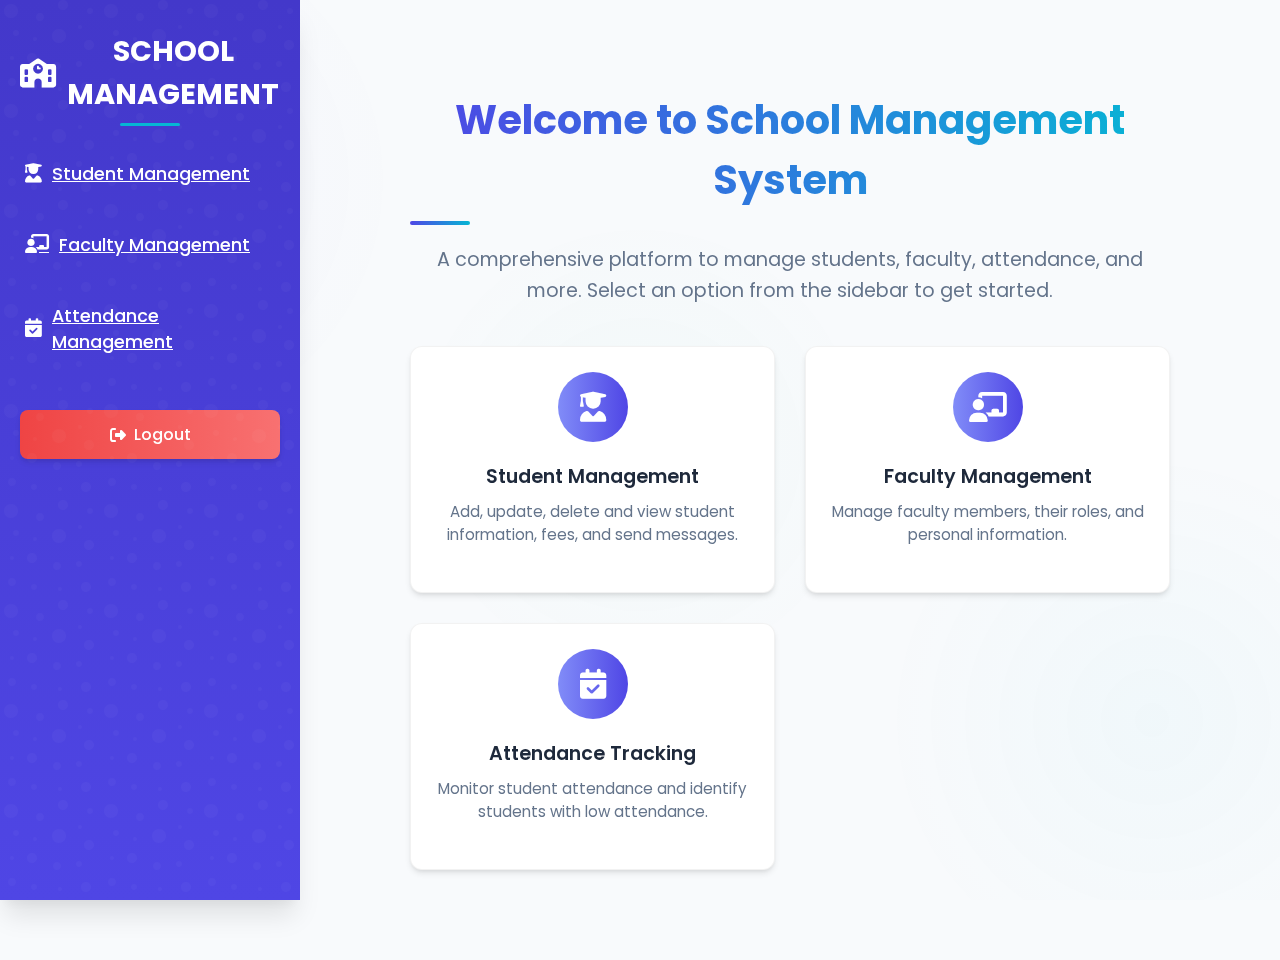
<file: Admin.html>
<!DOCTYPE html>
<html lang="en">
<head>
    <meta charset="UTF-8">
    <meta name="viewport" content="width=device-width, initial-scale=1.0">
    <title>School Management System</title>
    <link href="https://fonts.googleapis.com/css2?family=Poppins:wght@300;400;500;600;700&display=swap" rel="stylesheet">
    <link rel="stylesheet" href="https://cdnjs.cloudflare.com/ajax/libs/font-awesome/6.4.0/css/all.min.css">
    <style>
        /* Root Variables */
        :root {
            --primary: #4f46e5;
            --primary-light: #818cf8;
            --primary-dark: #4338ca;
            --secondary: #06b6d4;
            --secondary-light: #22d3ee;
            --secondary-dark: #0891b2;
            --success: #10b981;
            --success-light: #34d399;
            --danger: #ef4444;
            --danger-light: #f87171;
            --warning: #f59e0b;
            --info: #3b82f6;
            --dark: #1e293b;
            --light: #f8fafc;
            --gray: #64748b;
            --gray-light: #e2e8f0;
            --white: #ffffff;
            --shadow-sm: 0 1px 2px 0 rgba(0, 0, 0, 0.05);
            --shadow: 0 4px 6px -1px rgba(0, 0, 0, 0.1), 0 2px 4px -1px rgba(0, 0, 0, 0.06);
            --shadow-md: 0 10px 15px -3px rgba(0, 0, 0, 0.1), 0 4px 6px -2px rgba(0, 0, 0, 0.05);
            --shadow-lg: 0 20px 25px -5px rgba(0, 0, 0, 0.1), 0 10px 10px -5px rgba(0, 0, 0, 0.04);
            --transition-speed: 0.3s;
            --font-family: 'Poppins', sans-serif;
            --border-radius: 12px;
        }

        /* Global Reset */
        * {
            margin: 0;
            padding: 0;
            box-sizing: border-box;
        }

        /* Body Layout Fix */
        body {
            font-family: var(--font-family);
            display: flex;
            min-height: 100vh;
            background-color: var(--light);
            color: var(--dark);
            transition: background-color var(--transition-speed);
            position: relative;
            overflow-x: hidden;
        }

        /* Background animation */
        body::before {
            content: '';
            position: fixed;
            top: 0;
            left: 0;
            width: 100%;
            height: 100%;
            background:
                    radial-gradient(circle at 10% 20%, rgba(79, 70, 229, 0.03) 0%, transparent 20%),
                    radial-gradient(circle at 90% 80%, rgba(6, 182, 212, 0.03) 0%, transparent 20%),
                    radial-gradient(circle at 50% 50%, rgba(16, 185, 129, 0.03) 0%, transparent 30%);
            z-index: -1;
            animation: gradientShift 15s ease infinite alternate;
        }

        @keyframes gradientShift {
            0% {
                background-position: 0% 0%;
            }
            100% {
                background-position: 100% 100%;
            }
        }

        /* Sidebar Fix */
        .sidebar {
            width: 300px;
            position: fixed;
            height: 100vh;
            background: linear-gradient(180deg, var(--primary-dark), var(--primary));
            padding: 30px 0;
            box-shadow: var(--shadow-lg);
            transition: all 0.4s cubic-bezier(0.4, 0, 0.2, 1);
            z-index: 100;
            overflow-y: auto;
            overflow-x: hidden;
        }

        .sidebar::before {
            content: '';
            position: absolute;
            top: 0;
            left: 0;
            width: 100%;
            height: 100%;
            background: url("data:image/svg+xml,%3Csvg width='100' height='100' viewBox='0 0 100 100' xmlns='http://www.w3.org/2000/svg'%3E%3Cpath d='M11 18c3.866 0 7-3.134 7-7s-3.134-7-7-7-7 3.134-7 7 3.134 7 7 7zm48 25c3.866 0 7-3.134 7-7s-3.134-7-7-7-7 3.134-7 7 3.134 7 7 7zm-43-7c1.657 0 3-1.343 3-3s-1.343-3-3-3-3 1.343-3 3 1.343 3 3 3zm63 31c1.657 0 3-1.343 3-3s-1.343-3-3-3-3 1.343-3 3 1.343 3 3 3zM34 90c1.657 0 3-1.343 3-3s-1.343-3-3-3-3 1.343-3 3 1.343 3 3 3zm56-76c1.657 0 3-1.343 3-3s-1.343-3-3-3-3 1.343-3 3 1.343 3 3 3zM12 86c2.21 0 4-1.79 4-4s-1.79-4-4-4-4 1.79-4 4 1.79 4 4 4zm28-65c2.21 0 4-1.79 4-4s-1.79-4-4-4-4 1.79-4 4 1.79 4 4 4zm23-11c2.76 0 5-2.24 5-5s-2.24-5-5-5-5 2.24-5 5 2.24 5 5 5zm-6 60c2.21 0 4-1.79 4-4s-1.79-4-4-4-4 1.79-4 4 1.79 4 4 4zm29 22c2.76 0 5-2.24 5-5s-2.24-5-5-5-5 2.24-5 5 2.24 5 5 5zM32 63c2.76 0 5-2.24 5-5s-2.24-5-5-5-5 2.24-5 5 2.24 5 5 5zm57-13c2.76 0 5-2.24 5-5s-2.24-5-5-5-5 2.24-5 5 2.24 5 5 5zm-9-21c1.105 0 2-.895 2-2s-.895-2-2-2-2 .895-2 2 .895 2 2 2zM60 91c1.105 0 2-.895 2-2s-.895-2-2-2-2 .895-2 2 .895 2 2 2zM35 41c1.105 0 2-.895 2-2s-.895-2-2-2-2 .895-2 2 .895 2 2 2zM12 60c1.105 0 2-.895 2-2s-.895-2-2-2-2 .895-2 2 .895 2 2 2z' fill='%23ffffff' fill-opacity='0.05' fill-rule='evenodd'/%3E%3C/svg%3E");
            opacity: 0.5;
        }

        .sidebar h1 {
            text-align: center;
            margin-bottom: 30px;
            font-size: 1.8rem;
            font-weight: 700;
            color: white;
            text-transform: uppercase;
            padding: 0 20px;
            position: relative;
            display: flex;
            align-items: center;
            justify-content: center;
            gap: 10px;
        }

        .sidebar h1::after {
            content: "";
            position: absolute;
            bottom: -10px;
            left: 50%;
            transform: translateX(-50%);
            width: 60px;
            height: 3px;
            background: var(--secondary);
            border-radius: 3px;
        }

        /* Sidebar Links */
        .sidebar ul {
            list-style-type: none;
            padding: 0;
        }

        .sidebar .dropbtn {
            background: transparent;
            color: white;
            padding: 15px 25px;
            margin-bottom: 15px;
            border: none;
            width: 100%;
            font-size: 1.1rem;
            font-weight: 500;
            text-align: left;
            cursor: pointer;
            transition: all 0.3s ease;
            display: flex;
            align-items: center;
            gap: 10px;
            position: relative;
            overflow: hidden;
        }

        .sidebar .dropbtn i {
            font-size: 1.2rem;
            transition: transform 0.3s ease;
        }

        .sidebar .dropbtn::before {
            content: "";
            position: absolute;
            top: 0;
            left: -100%;
            width: 100%;
            height: 100%;
            background: linear-gradient(90deg, transparent, rgba(255, 255, 255, 0.1), transparent);
            transition: all 0.5s ease;
        }

        .sidebar .dropbtn:hover::before {
            left: 100%;
        }

        .sidebar .dropbtn:hover {
            background: rgba(255, 255, 255, 0.1);
            transform: translateX(5px);
        }

        .sidebar .dropbtn:hover i {
            transform: scale(1.2);
        }

        /* Dropdown Content */
        .sidebar .dropdown-content {
            display: none;
            background-color: rgba(0, 0, 0, 0.1);
            padding: 10px 15px;
            margin-left: 20px;
            margin-right: 20px;
            border-radius: var(--border-radius);
            box-shadow: inset 0 2px 5px rgba(0, 0, 0, 0.1);
            animation: fadeIn 0.3s ease-in-out;
        }

        .sidebar .dropdown-content button {
            color: white;
            padding: 12px 16px;
            text-decoration: none;
            width: 100%;
            background: transparent;
            cursor: pointer;
            border: none;
            border-radius: 8px;
            transition: all 0.3s ease;
            margin-bottom: 8px;
            font-size: 0.95rem;
            text-align: left;
            display: flex;
            align-items: center;
            gap: 8px;
        }

        .sidebar .dropdown-content button i {
            font-size: 1rem;
            opacity: 0.8;
        }

        .sidebar .dropdown-content button:hover {
            background: var(--secondary);
            transform: translateX(5px);
        }

        .sidebar .dropdown-content button:last-child {
            margin-bottom: 0;
        }

        .sidebar .dropdown:hover .dropdown-content {
            display: block;
        }

        /* Content Area */
        #contentSpace {
            flex-grow: 1;
            padding: 40px;
            margin-left: 300px;
            transition: all 0.4s cubic-bezier(0.4, 0, 0.2, 1);
            max-width: calc(100% - 300px);
        }

        h1 {
            font-size: 2.2rem;
            font-weight: 700;
            text-align: center;
            margin-bottom: 30px;
            color: var(--primary);
            position: relative;
            padding-bottom: 15px;
            display: inline-block;
        }

        h1::after {
            content: "";
            position: absolute;
            bottom: 0;
            left: 0;
            width: 60px;
            height: 4px;
            background: linear-gradient(to right, var(--primary), var(--secondary));
            border-radius: 2px;
            transition: width 0.4s ease;
        }

        h1:hover::after {
            width: 100%;
        }

        p {
            font-size: 1.1rem;
            color: var(--gray);
            line-height: 1.6;
            margin-bottom: 20px;
        }

        /* Form Styling */
        form {
            background: var(--white);
            padding: 30px;
            border-radius: var(--border-radius);
            box-shadow: var(--shadow);
            max-width: 700px;
            margin: 30px auto;
            transition: all 0.4s cubic-bezier(0.4, 0, 0.2, 1);
            border: 1px solid rgba(0, 0, 0, 0.05);
        }

        form:hover {
            transform: translateY(-5px);
            box-shadow: var(--shadow-md);
        }

        form h2 {
            margin-bottom: 25px;
            font-size: 1.8rem;
            color: var(--primary);
            position: relative;
            padding-bottom: 10px;
        }

        form h2::after {
            content: "";
            position: absolute;
            bottom: 0;
            left: 0;
            width: 40px;
            height: 3px;
            background: linear-gradient(to right, var(--primary), var(--secondary));
            border-radius: 2px;
            transition: width 0.3s ease;
        }

        form h2:hover::after {
            width: 100px;
        }

        label {
            display: block;
            margin-bottom: 8px;
            font-weight: 500;
            color: var(--dark);
        }

        input,
        select {
            width: 100%;
            padding: 12px 15px;
            margin-bottom: 20px;
            border: 1px solid var(--gray-light);
            border-radius: 8px;
            font-size: 1rem;
            transition: all 0.3s ease;
            background-color: var(--light);
            color: var(--dark);
            font-family: var(--font-family);
        }

        input:focus,
        select:focus {
            border-color: var(--primary);
            outline: none;
            box-shadow: 0 0 0 3px rgba(79, 70, 229, 0.2);
        }

        .error-message {
            color: var(--danger);
            font-size: 0.9rem;
            margin-top: -15px;
            margin-bottom: 15px;
        }

        /* Buttons */
        button {
            display: inline-block;
            padding: 12px 20px;
            background: linear-gradient(to right, var(--primary), var(--primary-dark));
            color: white;
            border: none;
            border-radius: 8px;
            cursor: pointer;
            transition: all 0.3s ease;
            font-size: 1rem;
            font-weight: 500;
            box-shadow: var(--shadow);
            font-family: var(--font-family);
        }

        button:hover {
            background: linear-gradient(to right, var(--primary-dark), var(--primary));
            transform: translateY(-2px);
            box-shadow: var(--shadow-md);
        }

        button:active {
            transform: translateY(0);
        }

        /* Auth Buttons */
        .auth-buttons {
            display: flex;
            justify-content: center;
            margin-top: 40px;
            padding: 0 20px;
        }

        .logout-btn {
            width: 100%;
            padding: 12px 20px;
            background: linear-gradient(to right, var(--danger), var(--danger-light));
            border-radius: 8px;
            display: flex;
            align-items: center;
            justify-content: center;
            gap: 8px;
            font-weight: 500;
        }

        .logout-btn:hover {
            background: linear-gradient(to right, var(--danger-light), var(--danger));
        }

        /* Table Styling */
        table {
            width: 100%;
            border-collapse: collapse;
            background: var(--white);
            border-radius: var(--border-radius);
            box-shadow: var(--shadow);
            overflow: hidden;
            margin-top: 30px;
            animation: fadeIn 0.5s ease-in-out;
        }

        th,
        td {
            padding: 15px;
            text-align: left;
            border-bottom: 1px solid var(--gray-light);
        }

        th {
            background: linear-gradient(to right, var(--primary), var(--primary-dark));
            color: white;
            font-weight: 600;
            text-transform: uppercase;
            letter-spacing: 0.5px;
            font-size: 0.9rem;
        }

        tr {
            transition: all 0.3s ease;
        }

        tr:hover {
            background: rgba(79, 70, 229, 0.05);
            transform: translateY(-2px);
            box-shadow: var(--shadow-sm);
        }

        /* Modal */
        .modal {
            display: none;
            position: fixed;
            z-index: 1000;
            left: 0;
            top: 0;
            width: 100%;
            height: 100%;
            background: rgba(0, 0, 0, 0.5);
            animation: fadeIn 0.3s ease-in-out;
            backdrop-filter: blur(5px);
        }

        .modal-content {
            background: var(--white);
            padding: 30px;
            margin: 10% auto;
            width: 80%;
            max-width: 700px;
            border-radius: var(--border-radius);
            box-shadow: var(--shadow-lg);
            animation: slideIn 0.4s ease-in-out;
            position: relative;
        }

        /* Close Button */
        .close {
            position: absolute;
            top: 20px;
            right: 20px;
            color: var(--gray);
            font-size: 28px;
            font-weight: bold;
            cursor: pointer;
            transition: all 0.3s ease;
            width: 30px;
            height: 30px;
            display: flex;
            align-items: center;
            justify-content: center;
            border-radius: 50%;
        }

        .close:hover {
            color: var(--dark);
            background-color: var(--gray-light);
        }

        /* Fee Details Styling */
        #feeDetails {
            margin-top: 30px;
            animation: fadeIn 0.5s ease-in-out;
        }

        #feeTable {
            width: 100%;
            border-collapse: collapse;
            margin: 20px auto;
            background: var(--white);
            box-shadow: var(--shadow);
            border-radius: var(--border-radius);
            overflow: hidden;
            animation: slideIn 0.4s ease-in-out;
        }

        #feeTable th,
        #feeTable td {
            padding: 16px;
            text-align: center;
            border-bottom: 1px solid var(--gray-light);
            font-family: var(--font-family);
            transition: background-color 0.3s ease;
        }

        #feeTable tbody tr:hover {
            background-color: rgba(79, 70, 229, 0.05);
            cursor: pointer;
            transform: translateY(-2px);
            box-shadow: var(--shadow-sm);
        }

        #feeTable thead {
            background: linear-gradient(to right, var(--primary), var(--primary-dark));
            color: white;
            font-size: 1rem;
            text-transform: uppercase;
            letter-spacing: 0.5px;
        }

        .pagination {
            display: flex;
            justify-content: center;
            align-items: center;
            gap: 15px;
            margin-top: 20px;
        }

        .pagination button {
            padding: 10px 20px;
            background: linear-gradient(to right, var(--primary), var(--primary-dark));
            border: none;
            border-radius: 8px;
            color: white;
            font-weight: 500;
            cursor: pointer;
            transition: all 0.3s ease;
            display: flex;
            align-items: center;
            gap: 8px;
        }

        .pagination button:disabled {
            background: var(--gray-light);
            color: var(--gray);
            cursor: not-allowed;
            box-shadow: none;
        }

        .pagination button:hover:not(:disabled) {
            background: linear-gradient(to right, var(--primary-dark), var(--primary));
            transform: translateY(-2px);
            box-shadow: var(--shadow-md);
        }

        #pageInfo {
            font-size: 1rem;
            font-weight: 500;
            color: var(--dark);
        }

        /* Faculty Details Styling */
        #facultyDetails table {
            font-family: var(--font-family);
            border: 1px solid var(--gray-light);
            border-radius: var(--border-radius);
            overflow: hidden;
            box-shadow: var(--shadow);
            width: 100%;
        }

        #facultyDetails th, #facultyDetails td {
            text-align: left;
            padding: 15px;
            border-bottom: 1px solid var(--gray-light);
        }

        #facultyDetails th {
            background-color: var(--primary-light);
            color: white;
            width: 200px;
            font-weight: 500;
        }

        #facultyDetails tr:hover {
            background-color: rgba(79, 70, 229, 0.05);
        }

        /* Message Area Container */
        .message-area {
            display: flex;
            flex-direction: column;
            gap: 20px;
            background: var(--white);
            padding: 30px;
            border-radius: var(--border-radius);
            box-shadow: var(--shadow);
            animation: fadeInUp 0.6s ease-in-out;
            transition: all var(--transition-speed);
            margin-top: 30px;
            border: 1px solid rgba(0, 0, 0, 0.05);
        }

        .message-area:hover {
            transform: translateY(-5px);
            box-shadow: var(--shadow-md);
        }

        /* Textarea Box */
        .message-box {
            width: 100%;
            min-height: 150px;
            resize: vertical;
            padding: 15px;
            font-size: 1rem;
            border-radius: 8px;
            border: 1px solid var(--gray-light);
            outline: none;
            transition: all 0.3s ease;
            box-shadow: inset 0 1px 3px rgba(0, 0, 0, 0.05);
            font-family: var(--font-family);
        }

        .message-box:focus {
            border-color: var(--primary);
            box-shadow: 0 0 0 3px rgba(79, 70, 229, 0.2);
        }

        /* Send Button */
        .send-button {
            align-self: flex-end;
            background: linear-gradient(to right, var(--primary), var(--secondary));
            color: white;
            font-weight: 500;
            padding: 12px 24px;
            border: none;
            border-radius: 8px;
            cursor: pointer;
            transition: all 0.3s ease;
            box-shadow: var(--shadow);
            display: flex;
            align-items: center;
            gap: 8px;
        }

        .send-button:hover {
            transform: translateY(-2px);
            box-shadow: var(--shadow-md);
            background: linear-gradient(to right, var(--secondary), var(--primary));
        }

        /* Toast Container */
        .toast-container {
            position: fixed;
            top: 20px;
            right: 20px;
            z-index: 9999;
            display: flex;
            flex-direction: column;
            gap: 12px;
            max-width: 350px;
        }

        .toast-message {
            opacity: 0;
            transform: translateX(100%);
            transition: all 0.3s ease;
            padding: 15px 20px;
            border-radius: 8px;
            color: white;
            box-shadow: var(--shadow-md);
            display: flex;
            justify-content: space-between;
            align-items: center;
            font-family: var(--font-family);
            animation: slideInRight 0.3s forwards;
        }

        .toast-message.show {
            opacity: 1;
            transform: translateX(0);
        }

        .toast-message .close-btn {
            margin-left: 15px;
            cursor: pointer;
            font-weight: bold;
            opacity: 0.8;
            transition: opacity 0.3s ease;
        }

        .toast-message .close-btn:hover {
            opacity: 1;
        }

        .toast-message.info {
            background: linear-gradient(to right, var(--info), #60a5fa);
        }

        .toast-message.success {
            background: linear-gradient(to right, var(--success), var(--success-light));
        }

        .toast-message.error {
            background: linear-gradient(to right, var(--danger), var(--danger-light));
        }

        .toast-message.warning {
            background: linear-gradient(to right, var(--warning), #fbbf24);
        }

        /* Card Styling */
        .card {
            background: var(--white);
            border-radius: var(--border-radius);
            box-shadow: var(--shadow);
            padding: 25px;
            margin-bottom: 30px;
            transition: all 0.3s ease;
            border: 1px solid rgba(0, 0, 0, 0.05);
        }

        .card:hover {
            transform: translateY(-5px);
            box-shadow: var(--shadow-md);
        }

        .card-header {
            display: flex;
            justify-content: space-between;
            align-items: center;
            margin-bottom: 20px;
            padding-bottom: 15px;
            border-bottom: 1px solid var(--gray-light);
        }

        .card-title {
            font-size: 1.5rem;
            font-weight: 600;
            color: var(--primary);
        }

        /* Welcome Section */
        .welcome-section {
            text-align: center;
            padding: 50px 20px;
            max-width: 800px;
            margin: 0 auto;
            animation: fadeInUp 0.8s ease-out;
        }

        .welcome-title {
            font-size: 2.5rem;
            font-weight: 700;
            margin-bottom: 20px;
            background: linear-gradient(to right, var(--primary), var(--secondary));
            -webkit-background-clip: text;
            background-clip: text;
            color: transparent;
            display: inline-block;
        }

        .welcome-subtitle {
            font-size: 1.2rem;
            color: var(--gray);
            margin-bottom: 40px;
            line-height: 1.6;
        }

        .welcome-cards {
            display: grid;
            grid-template-columns: repeat(auto-fit, minmax(250px, 1fr));
            gap: 30px;
            margin-top: 40px;
        }

        .welcome-card {
            background: var(--white);
            border-radius: var(--border-radius);
            box-shadow: var(--shadow);
            padding: 25px;
            transition: all 0.3s ease;
            border: 1px solid rgba(0, 0, 0, 0.05);
            display: flex;
            flex-direction: column;
            align-items: center;
            text-align: center;
        }

        .welcome-card:hover {
            transform: translateY(-10px);
            box-shadow: var(--shadow-md);
        }

        .welcome-card-icon {
            width: 70px;
            height: 70px;
            border-radius: 50%;
            background: linear-gradient(to right, var(--primary-light), var(--primary));
            display: flex;
            align-items: center;
            justify-content: center;
            margin-bottom: 20px;
            color: white;
            font-size: 30px;
        }

        .welcome-card-title {
            font-size: 1.2rem;
            font-weight: 600;
            margin-bottom: 10px;
            color: var(--dark);
        }

        .welcome-card-text {
            color: var(--gray);
            font-size: 0.95rem;
            line-height: 1.5;
        }

        /* Mobile Menu Toggle */
        .mobile-menu-toggle {
            display: none;
            position: fixed;
            top: 20px;
            left: 20px;
            z-index: 1001;
            background: var(--primary);
            color: white;
            border: none;
            border-radius: 8px;
            width: 45px;
            height: 45px;
            cursor: pointer;
            box-shadow: var(--shadow);
            align-items: center;
            justify-content: center;
            font-size: 1.2rem;
        }

        /* Animations */
        @keyframes fadeIn {
            from { opacity: 0; }
            to { opacity: 1; }
        }

        @keyframes fadeInUp {
            from {
                opacity: 0;
                transform: translateY(30px);
            }
            to {
                opacity: 1;
                transform: translateY(0);
            }
        }

        @keyframes slideIn {
            from {
                transform: translateY(-60px);
                opacity: 0;
            }
            to {
                transform: translateY(0);
                opacity: 1;
            }
        }

        @keyframes slideInRight {
            from {
                transform: translateX(100%);
                opacity: 0;
            }
            to {
                transform: translateX(0);
                opacity: 1;
            }
        }

        @keyframes slideOutRight {
            from {
                transform: translateX(0);
                opacity: 1;
            }
            to {
                transform: translateX(100%);
                opacity: 0;
            }
        }

        @keyframes pulse {
            0% {
                transform: scale(1);
            }
            50% {
                transform: scale(1.05);
            }
            100% {
                transform: scale(1);
            }
        }

        /* Responsive Adjustments */
        @media (max-width: 1200px) {
            .sidebar {
                width: 280px;
            }
            #contentSpace {
                margin-left: 280px;
                max-width: calc(100% - 280px);
            }
        }

        @media (max-width: 992px) {
            .sidebar {
                width: 250px;
            }
            #contentSpace {
                margin-left: 250px;
                max-width: calc(100% - 250px);
                padding: 30px;
            }
            form {
                padding: 25px;
            }
        }

        @media (max-width: 768px) {
            .mobile-menu-toggle {
                display: flex;
            }

            .sidebar {
                transform: translateX(-100%);
                width: 280px;
                z-index: 1000;
            }

            .sidebar.active {
                transform: translateX(0);
            }

            #contentSpace {
                margin-left: 0;
                max-width: 100%;
                padding: 20px;
                padding-top: 80px;
            }

            .welcome-cards {
                grid-template-columns: 1fr;
            }

            h1 {
                font-size: 1.8rem;
            }

            form {
                padding: 20px;
            }

            .auth-buttons {
                margin-top: 20px;
            }
        }

        @media (max-width: 480px) {
            #contentSpace {
                padding: 15px;
                padding-top: 70px;
            }

            h1 {
                font-size: 1.5rem;
            }

            form {
                padding: 15px;
            }

            input, select, button {
                font-size: 0.95rem;
                padding: 10px 15px;
            }

            .toast-container {
                max-width: 300px;
            }

            .pagination {
                flex-wrap: wrap;
            }
        }

        .sidebar .dropdown {
            position: relative;
        }

        .sidebar .dropdown-content {
            display: none;
            position: relative;
            margin-top: 5px;
            margin-left: 20px;
            z-index: 10;
        }

        .sidebar .dropdown:hover .dropdown-content {
            display: block;
        }
    </style>
</head>
<body>
<!-- Mobile menu toggle button -->
<button class="mobile-menu-toggle" id="mobileMenuToggle">
    <i class="fas fa-bars"></i>
</button>

<div class="sidebar" id="sidebar">
    <h1><i class="fas fa-school"></i> School Management</h1>
    <ul>
        <li class="dropdown">
            <a href="#" class="dropbtn"><i class="fas fa-user-graduate"></i> Student Management</a>
            <div class="dropdown-content">
                <button onclick="renderAddStudentForm()"><i class="fas fa-plus"></i> Add Student</button>
                <button onclick="renderUpdateStudentForm()"><i class="fas fa-edit"></i> Update Student</button>
                <button onclick="renderDeleteStudentForm()"><i class="fas fa-trash-alt"></i> Delete Student</button>
                <button onclick="getSpecificStudent()"><i class="fas fa-search"></i> Get Specific Student</button>
                <button onclick="renderGetSpecificFee()"><i class="fas fa-money-bill-wave"></i> Get Fees Detail</button>
                <button onclick="setupSendMessageUI()"><i class="fas fa-envelope"></i> Send Message</button>
            </div>
        </li>
        <li class="dropdown">
            <a href="#" class="dropbtn"><i class="fas fa-chalkboard-teacher"></i> Faculty Management</a>
            <div class="dropdown-content">
                <button onclick="renderAddFacultyForm()"><i class="fas fa-plus"></i> Add Faculty</button>
                <button onclick="renderUpdateFacultyForm()"><i class="fas fa-edit"></i> Update Faculty</button>
                <button onclick="renderDeleteFacultyForm()"><i class="fas fa-trash-alt"></i> Delete Faculty</button>
                <button onclick="getSpecificFaculty()"><i class="fas fa-search"></i> Get Faculty</button>
            </div>
        </li>
        <li class="dropdown">
            <a href="#" class="dropbtn"><i class="fas fa-calendar-check"></i> Attendance Management</a>
            <div class="dropdown-content">
                <button onclick="renderGetSpecificAttendance()"><i class="fas fa-clipboard-list"></i> Get Attendance of Student</button>
                <button onclick="getLowAttendanceStudents()"><i class="fas fa-exclamation-triangle"></i> Get Students with Low Attendance</button>
            </div>
        </li>
    </ul>
    <div class="auth-buttons">
        <button onclick="logout()" class="logout-btn"><i class="fas fa-sign-out-alt"></i> Logout</button>
    </div>
</div>

<div id="contentSpace">
    <div class="welcome-section">
        <h1 class="welcome-title">Welcome to School Management System</h1>
        <p class="welcome-subtitle">A comprehensive platform to manage students, faculty, attendance, and more. Select an option from the sidebar to get started.</p>

        <div class="welcome-cards">
            <div class="welcome-card">
                <div class="welcome-card-icon">
                    <i class="fas fa-user-graduate"></i>
                </div>
                <h3 class="welcome-card-title">Student Management</h3>
                <p class="welcome-card-text">Add, update, delete and view student information, fees, and send messages.</p>
            </div>

            <div class="welcome-card">
                <div class="welcome-card-icon">
                    <i class="fas fa-chalkboard-teacher"></i>
                </div>
                <h3 class="welcome-card-title">Faculty Management</h3>
                <p class="welcome-card-text">Manage faculty members, their roles, and personal information.</p>
            </div>

            <div class="welcome-card">
                <div class="welcome-card-icon">
                    <i class="fas fa-calendar-check"></i>
                </div>
                <h3 class="welcome-card-title">Attendance Tracking</h3>
                <p class="welcome-card-text">Monitor student attendance and identify students with low attendance.</p>
            </div>
        </div>
    </div>
</div>

<div id="modal" class="modal">
    <div class="modal-content">
        <span class="close">&times;</span>
        <div id="modalBody"></div>
    </div>
</div>

<script>
    // Mobile menu toggle
    document.getElementById("mobileMenuToggle").addEventListener("click", function() {
        document.getElementById("sidebar").classList.toggle("active");
        this.innerHTML = document.getElementById("sidebar").classList.contains("active")
            ? '<i class="fas fa-times"></i>'
            : '<i class="fas fa-bars"></i>';
    });

    // Utility Functions
    const apiCall = async (url, method, data = null) => {
        const token = sessionStorage.getItem("jwtToken");
        if(!token){
            displayMessage("No user logged in. Please login first.", "error");
            setTimeout(() => {
                window.location.href = "/index.html";
            }, 2000);
        }
        else{
            const headers = {
                "Content-Type": "application/json",
                "Authorization": `Bearer ${token}`
            };
            const options = {
                method,
                headers,
                ...(data && { body: JSON.stringify(data) })
            };
            try {
                const response = await fetch(url, options);

                if (!response.ok) {
                    throw new Error(await response.text());
                }
                return method === 'DELETE' ? response.text() : response.json();
            } catch (error) {
                throw error;
            }
        }
    };

    const showError = (elementId, message) => {
        const errorElement = document.getElementById(elementId);
        if (errorElement) {
            errorElement.textContent = message;
        }
    };

    const clearErrors = () => {
        document.querySelectorAll(".error-message").forEach(element => {
            element.textContent = "";
        });
    };

    const validateInput = (value, regex, errorElementId, errorMessage) => {
        if (!regex.test(value)) {
            showError(errorElementId, errorMessage);
            return false;
        }
        return true;
    };

    const displayMessage = (message, type = "info") => {
        // Create toast container if not exists
        let toastContainer = document.querySelector(".toast-container");
        if (!toastContainer) {
            toastContainer = document.createElement("div");
            toastContainer.className = "toast-container";
            document.body.appendChild(toastContainer);
        }

        // Create the message div
        const messageDiv = document.createElement("div");
        messageDiv.className = `toast-message ${type}`;

        // Add icon based on type
        let icon = '';
        if (type === 'success') {
            icon = '<i class="fas fa-check-circle"></i>';
        } else if (type === 'error') {
            icon = '<i class="fas fa-exclamation-circle"></i>';
        } else if (type === 'warning') {
            icon = '<i class="fas fa-exclamation-triangle"></i>';
        } else {
            icon = '<i class="fas fa-info-circle"></i>';
        }

        messageDiv.innerHTML = `<span>${icon} ${message}</span><span class="close-btn">&times;</span>`;

        // Close button handler
        messageDiv.querySelector(".close-btn").addEventListener("click", () => {
            messageDiv.style.animation = "slideOutRight 0.3s forwards";
            setTimeout(() => messageDiv.remove(), 300);
        });

        // Append and animate
        toastContainer.appendChild(messageDiv);
        setTimeout(() => messageDiv.classList.add("show"), 100);

        // Auto-remove after 5s
        setTimeout(() => {
            messageDiv.style.animation = "slideOutRight 0.3s forwards";
            setTimeout(() => messageDiv.remove(), 300);
        }, 5000);
    };

    function clearForm(formId) {
        const form = document.getElementById(formId);
        if (form) {
            form.reset(); // Reset all input fields
        }
    }

    // Student Management Functions
    function renderAddStudentForm() {
        const contentSpace = document.getElementById("contentSpace");
        contentSpace.innerHTML = `
        <h1>Add Student</h1>
        <form id="addStudentForm">
            <div class="form-group">
                <label for="rollNo">Roll No (4 digits):</label>
                <input type="text" id="rollNo" name="rollNo" maxlength="4" required>
                <div id="rollNoError" class="error-message"></div>
            </div>

            <div class="form-group">
                <label for="username">Username:</label>
                <input type="text" id="username" name="username" required>
                <div id="usernameError" class="error-message"></div>
            </div>

            <div class="form-group">
                <label for="password">Password (8 characters):</label>
                <input type="password" id="password" name="password" minlength="8" required>
                <div id="passwordError" class="error-message"></div>
            </div>

            <div class="form-group">
                <label for="name">Name:</label>
                <input type="text" id="name" name="name" required>
                <div id="nameError" class="error-message"></div>
            </div>

            <div class="form-group">
                <label for="fatherName">Father's Name:</label>
                <input type="text" id="fatherName" name="fatherName" required>
                <div id="fatherNameError" class="error-message"></div>
            </div>

            <div class="form-group">
                <label for="caste">Caste:</label>
                <input type="text" id="caste" name="caste" required>
                <div id="casteError" class="error-message"></div>
            </div>

            <div class="form-group">
                <label for="className">Class:</label>
                <select id="className" name="className" required>
                    <option value="">Select</option>
                    <option value="-1">Nursery</option>
                    <option value="0">KG</option>
                    <option value="1">1</option>
                    <option value="2">2</option>
                    <option value="3">3</option>
                    <option value="4">4</option>
                    <option value="5">5</option>
                    <option value="6">6</option>
                    <option value="7">7</option>
                    <option value="8">8</option>
                </select>
            </div>

            <div class="form-group">
                <label for="email">Email:</label>
                <input type="text" id="email" name="email" required>
                <div id="emailError" class="error-message"></div>
            </div>

            <div class="form-group">
                <label for="permanentAddress">Permanent Address:</label>
                <input type="text" id="permanentAddress" name="permanentAddress" required>
            </div>

            <div class="form-group">
                <label for="temporaryAddress">Temporary Address:</label>
                <input type="text" id="tempAddress" name="tempAddress" required>
            </div>

            <div class="form-group">
                <label for="parentMobile">Parent's Mobile Number:</label>
                <input type="text" id="parentMobileNum" name="parentMobileNum" maxlength="11" required>
                <div id="parentMobileError" class="error-message"></div>
            </div>

            <div class="form-group">
                <label for="currentDate">Current Date:</label>
                <input type="date" id="currentDate" name="currentDate" required>
            </div>

            <button type="submit"><i class="fas fa-save"></i> Submit</button>
        </form>
    `;

        document.getElementById("addStudentForm").addEventListener("submit", handleStudentFormSubmit);
    }

    async function handleStudentFormSubmit(event) {
        event.preventDefault();
        clearErrors();

        const formData = new FormData(event.target);
        const studentData = Object.fromEntries(formData.entries());
        studentData.role = "USER";

        let isValid = true;
        isValid &= validateInput(studentData.rollNo, /^\d{4}$/, "rollNoError", "Roll number should be 4 digits.");
        isValid &= validateInput(studentData.name, /^[a-zA-Z\s]+$/, "nameError", "Name should contain only characters.");
        isValid &= validateInput(studentData.fatherName, /^[a-zA-Z\s]+$/, "fatherNameError", "Father's name should contain only characters.");
        isValid &= validateInput(studentData.caste, /^[a-zA-Z\s]+$/, "casteError", "Caste should contain only characters.");
        isValid &= validateInput(studentData.password, /.{8,}/, "passwordError", "Password must be at least 8 characters.");
        isValid &= validateInput(studentData.parentMobileNum, /^\d{11}$/, "parentMobileError", "Parent's mobile should be 11 digits.");
        isValid &= validateInput(studentData.username,/^[a-zA-Z][a-zA-Z0-9._]*@ahus\.edu\.pk$/, "usernameError","Username Should be like this ex: hola0101@ahus.edu.pk");
        isValid &= validateInput(studentData.email,/^[a-zA-Z0-9._%+-]+@gmail\.com$/, "emailError","Email Should be like this ex: hola0101@gmail.com");

        if (studentData.className ==="Nursery"){
            studentData.className="-1";
        }
        else if(studentData.className==="KG"){
            studentData.className="0";
        }

        if (isValid) {
            try {
                const response = await apiCall("https://abuhananurbanschool-production.up.railway.app/admin/createStudent", "POST", studentData);
                displayMessage(response.message, "success");
                clearForm("addStudentForm");
            } catch (error) {
                displayMessage(error.message, "error");
            }
        }
    }

    async function renderUpdateStudentForm() {
        const contentSpace = document.getElementById("contentSpace");
        contentSpace.innerHTML = `
        <h1>Update Student</h1>
        <form id="updateStudentForm" class="card">
            <div class="form-group">
                <label for="rollNo">Roll Number:</label>
                <input type="text" id="rollNo" maxlength="4" name="rollNo" placeholder="Enter Roll Number" required>
                <button type="button" id="fetchStudentBtn"><i class="fas fa-search"></i> Fetch Student</button>
            </div>
        </form>
    `;

        document.getElementById("fetchStudentBtn").addEventListener("click", async function () {
            const rollNo = document.getElementById("rollNo").value.trim();
            if (!/^\d{4}$/.test(rollNo)) {
                displayMessage("Please enter a valid 4-digit Roll Number", "error");
                return;
            }

            try {
                const response = await apiCall(`https://abuhananurbanschool-production.up.railway.app/admin/${rollNo}/getStudentById`, "GET");
                const studentData = response.data;
                renderStudentUpdateForm(studentData);
                if (response.error === "Resource Not Found" && response.message) {
                    renderStudentUpdateForm(response.message);
                } else if (studentData) {
                    renderStudentUpdateForm(studentData);
                } else if (response.message) {
                    renderStudentUpdateForm(response.message); // Handle other potential messages
                } else {
                    renderStudentUpdateForm("Error: Could not retrieve student details."); // Fallback message
                }

            } catch (error) {
                displayMessage(error.message, "error");
            }
        });
    }

    function renderStudentUpdateForm(studentData) {
        const form = document.getElementById("updateStudentForm");
        form.innerHTML = ''; // Clear any previous content

        if (typeof studentData === 'string' && studentData.includes("Doesn't Exist")) {
            // Render the specific "Doesn't Exist" error message
            form.innerHTML = `
            <div class="card" style="background-color: #fee2e2; border-left: 4px solid #ef4444; padding: 20px;">
                <div style="display: flex; align-items: center; gap: 15px;">
                    <i class="fas fa-exclamation-circle" style="font-size: 24px; color: #ef4444;"></i>
                    <p style="font-weight: 500; color: #b91c1c;">${studentData}</p>
                </div>
            </div>
        `;
        } else if (studentData && typeof studentData === 'object' && studentData.rollNo !== undefined) {
            // Determine the class name for the select input
            let classNameValue = studentData.className;
            let selectedClassName;

            if (classNameValue === "-1") {
                selectedClassName = "Nursery";
            } else if (classNameValue === "0") {
                selectedClassName = "KG";
            } else {
                selectedClassName = String(classNameValue); // Convert number to string for comparison
            }

            // Render the update student form
            form.innerHTML = `
            <h2>Update Student Information</h2>
            <input type="hidden" id="rollNo" name="rollNo" value="${studentData.rollNo}">

            <div class="form-group">
                <label for="username">Username:</label>
                <input type="text" id="username" name="username" value="${studentData.username}" required>
            </div>

            <div class="form-group">
                <label for="password">Password:</label>
                <input type="password" id="password" name="password" value="${studentData.password}" required>
            </div>

            <div class="form-group">
                <label for="name">Name:</label>
                <input type="text" id="name" name="name" value="${studentData.name}" required>
            </div>

            <div class="form-group">
                <label for="fatherName">Father's Name:</label>
                <input type="text" id="fatherName" name="fatherName" value="${studentData.fatherName}" required>
            </div>

            <div class="form-group">
                <label for="caste">Caste:</label>
                <input type="text" id="caste" name="caste" value="${studentData.caste}" required>
            </div>

            <div class="form-group">
                <label for="className">Class Name:</label>
                <select id="className" name="className" required>
                    ${["Nursery", "KG", "1", "2", "3", "4", "5", "6", "7", "8"].map(cls =>
                `<option value="${cls}" ${selectedClassName === cls ? 'selected' : ''}>${cls}</option>`
            ).join('')}
                </select>
            </div>

            <div class="form-group">
                <label for="email">Email:</label>
                <input type="text" id="email" name="email" value="${studentData.email}" required>
            </div>

            <div class="form-group">
                <label for="permanentAddress">Permanent Address:</label>
                <input type="text" id="permanentAddress" name="permanentAddress" value="${studentData.permanentAddress}" required>
            </div>

            <div class="form-group">
                <label for="temporaryAddress">Temporary Address:</label>
                <input type="text" id="tempAddress" name="tempAddress" value="${studentData.tempAddress}" required>
            </div>

            <div class="form-group">
                <label for="parentMobile">Parent Mobile Number:</label>
                <input type="text" id="parentMobileNum" maxlength="11" name="parentMobileNum" value="${studentData.parentMobileNum}" required>
            </div>

            <button type="submit"><i class="fas fa-save"></i> Update Student</button>
        `;

            form.addEventListener("submit", async function (event) {
                event.preventDefault();
                const formData = new FormData(form);
                const updatedData = Object.fromEntries(formData.entries());
                if(updatedData.className ==="Nursery"){
                    updatedData.className="-1";
                }
                else if(updatedData.className==="KG"){
                    updatedData.className="0";
                }

                try {
                    const response = await apiCall(`https://abuhananurbanschool-production.up.railway.app/admin/${updatedData.rollNo}/updateStudent`, "PUT", updatedData);
                    displayMessage(response.message, "success");
                    clearForm("updateStudentForm"); // Corrected the form ID
                    renderUpdateStudentForm(); // Reset the form
                } catch (error) {
                    displayMessage(error.message, "error");
                }
            });
        } else if (typeof studentData === 'string') {
            // If it's a string but doesn't contain the specific "Doesn't Exist" phrase, display it with default styling
            form.innerHTML = `
            <div class="card" style="background-color: #f3f4f6; border-left: 4px solid #6b7280; padding: 20px;">
                <div style="display: flex; align-items: center; gap: 15px;">
                    <i class="fas fa-info-circle" style="font-size: 24px; color: #6b7280;"></i>
                    <p style="font-weight: 500; color: #374151;">${studentData}</p>
                </div>
            </div>
        `;
        } else {
            // Handle other unexpected data
            form.innerHTML = `
            <div class="card" style="background-color: #f3f4f6; border-left: 4px solid #6b7280; padding: 20px;">
                <div style="display: flex; align-items: center; gap: 15px;">
                    <i class="fas fa-exclamation-triangle" style="font-size: 24px; color: #6b7280;"></i>
                    <p style="font-weight: 500; color: #374151;">Error: Unable to display student update form.</p>
                </div>
            </div>
        `;
        }
    }

    function renderDeleteStudentForm() {
        const contentSpace = document.getElementById("contentSpace");
        contentSpace.innerHTML = `
        <h1>Delete Student</h1>
        <form id="deleteStudentForm" class="card">
            <div class="form-group">
                <label for="rollNo">Roll Number:</label>
                <input type="text" id="rollNo" name="rollNo" maxlength="4" placeholder="Enter Roll Number" required>
                <button type="button" id="deleteStudentBtn"><i class="fas fa-trash-alt"></i> Delete Student</button>
            </div>
        </form>
    `;

        document.getElementById("deleteStudentBtn").addEventListener("click", async function () {
            const rollNo = document.getElementById("rollNo").value.trim();
            if (!/^\d{4}$/.test(rollNo)) {
                displayMessage("Please enter a valid 4-digit Roll Number", "error");
                return;
            }

            if (confirm(`Are you sure you want to delete the student with Roll Number: ${rollNo}?`)) {
                try {
                    const response = await apiCall(`https://abuhananurbanschool-production.up.railway.app/admin/${rollNo}/deleteStudent`, "DELETE");
                    displayMessage(response.message || "Student deleted successfully", "success");
                    document.getElementById("rollNo").value = "";
                } catch (error) {
                    displayMessage(error.message, "error");
                }
            }
        });
    }

    async function getSpecificStudent() {
        const contentSpace = document.getElementById("contentSpace");
        contentSpace.innerHTML = `
        <h1>Get Specific Student</h1>
        <div class="card">
            <div class="form-group">
                <label for="rollNumber">Enter Roll Number:</label>
                <input type="text" id="rollNumber" placeholder="Roll Number (4 digits)" maxlength="4">
                <button id="getStudentBtn"><i class="fas fa-search"></i> Get Student</button>
            </div>
            <div id="studentDetails" style="margin-top: 20px;"></div>
        </div>
    `;

        document.getElementById("getStudentBtn").addEventListener("click", async () => {
            const rollNum = document.getElementById("rollNumber").value.trim();
            if (!/^\d{4}$/.test(rollNum)) {
                displayMessage("Invalid roll number. Please enter a 4-digit numeric value.", "error");
                return;
            }

            try {
                const response = await apiCall(`https://abuhananurbanschool-production.up.railway.app/admin/${rollNum}/getStudentById`, "GET");
                const studentData = response.data;

                if (response.error === "Resource Not Found" && response.message) {
                    renderStudentDetails(response.message);
                } else if (studentData) {
                    renderStudentDetails(studentData);
                } else if (response.message) {
                    renderStudentDetails(response.message); // Handle other potential messages
                } else {
                    renderStudentDetails("Error: Could not retrieve student details."); // Fallback message
                }

            } catch (error) {
                displayMessage(error.message, "error");
            }
        });
    }

    function renderStudentDetails(studentData) {
        const detailsDiv = document.getElementById("studentDetails");
        detailsDiv.innerHTML = ''; // Clear any previous content

        if (typeof studentData === 'string' && studentData.includes("Doesn't Exist")) {
            // Render the error message with beautiful font if it's a string indicating no student
            detailsDiv.innerHTML = `
            <div class="card" style="background-color: #fee2e2; border-left: 4px solid #ef4444; padding: 20px;">
                <div style="display: flex; align-items: center; gap: 15px;">
                    <i class="fas fa-exclamation-circle" style="font-size: 24px; color: #ef4444;"></i>
                    <p style="font-weight: 500; color: #b91c1c;">${studentData}</p>
                </div>
            </div>
        `;
        } else if (studentData && typeof studentData === 'object' && studentData.rollNo !== undefined) {
            // Determine the class name based on the numeric value
            let classNameValue = studentData.className;
            let selectedClassName;

            if (classNameValue === -1) {
                selectedClassName = "Nursery";
            } else if (classNameValue === 0) {
                selectedClassName = "KG";
            } else {
                selectedClassName = String(classNameValue); // Convert number to string for comparison
            }

            // Render the form if studentData is a valid student object
            detailsDiv.innerHTML = `
            <div class="card">
                <h2>Student Details</h2>
                <table>
                    <tr>
                        <th>Roll No</th>
                        <td>${studentData.rollNo}</td>
                    </tr>
                    <tr>
                        <th>Username</th>
                        <td>${studentData.username}</td>
                    </tr>
                    <tr>
                        <th>Name</th>
                        <td>${studentData.name}</td>
                    </tr>
                    <tr>
                        <th>Father's Name</th>
                        <td>${studentData.fatherName}</td>
                    </tr>
                    <tr>
                        <th>Caste</th>
                        <td>${studentData.caste}</td>
                    </tr>
                    <tr>
                        <th>Class</th>
                        <td>${selectedClassName}</td>
                    </tr>
                    <tr>
                        <th>Email</th>
                        <td>${studentData.email}</td>
                    </tr>
                    <tr>
                        <th>Permanent Address</th>
                        <td>${studentData.permanentAddress}</td>
                    </tr>
                    <tr>
                        <th>Temporary Address</th>
                        <td>${studentData.tempAddress}</td>
                    </tr>
                    <tr>
                        <th>Parent Mobile</th>
                        <td>${studentData.parentMobileNum}</td>
                    </tr>
                    <tr>
                        <th>Date of Admission</th>
                        <td>${studentData.currentDate}</td>
                    </tr>
                </table>
            </div>
        `;
        } else if (typeof studentData === 'string') {
            // If it's a string but doesn't contain the specific "Doesn't Exist" phrase, display it with default styling
            detailsDiv.innerHTML = `
            <div class="card" style="background-color: #f3f4f6; border-left: 4px solid #6b7280; padding: 20px;">
                <div style="display: flex; align-items: center; gap: 15px;">
                    <i class="fas fa-info-circle" style="font-size: 24px; color: #6b7280;"></i>
                    <p style="font-weight: 500; color: #374151;">${studentData}</p>
                </div>
            </div>
        `;
        } else {
            // Handle other cases (e.g., unexpected data format)
            detailsDiv.innerHTML = `
            <div class="card" style="background-color: #f3f4f6; border-left: 4px solid #6b7280; padding: 20px;">
                <div style="display: flex; align-items: center; gap: 15px;">
                    <i class="fas fa-exclamation-triangle" style="font-size: 24px; color: #6b7280;"></i>
                    <p style="font-weight: 500; color: #374151;">Error: Unable to display student details.</p>
                </div>
            </div>
        `;
        }
    }

    // Faculty Management Functions
    function renderAddFacultyForm() {
        const contentSpace = document.getElementById("contentSpace");
        contentSpace.innerHTML = `
        <h1>Add Faculty</h1>
        <form id="addFacultyForm">
            <div class="form-group">
                <label for="username">Username:</label>
                <input type="text" id="username" name="username" required>
            </div>

            <div class="form-group">
                <label for="password">Password (8 characters):</label>
                <input type="password" id="password" name="password" minlength="8" required>
                <div id="passwordError" class="error-message"></div>
            </div>

            <div class="form-group">
                <label for="name">Name:</label>
                <input type="text" id="name" name="name" required>
                <div id="nameError" class="error-message"></div>
            </div>

            <div class="form-group">
                <label for="fatherName">Father's Name:</label>
                <input type="text" id="fatherName" name="fatherName" required>
                <div id="fatherNameError" class="error-message"></div>
            </div>

            <div class="form-group">
                <label for="caste">Caste:</label>
                <input type="text" id="caste" name="caste" required>
                <div id="casteError" class="error-message"></div>
            </div>

            <div class="form-group">
                <label for="cnicNum">CNIC:</label>
                <input type="text" id="cnicNum" name="cnicNum" maxlength="13" required>
                <div id="cnicError" class="error-message"></div>
            </div>

            <div class="form-group">
                <label for="recentDegree">Recent Degree:</label>
                <input type="text" id="recentDegree" name="recentDegree" required>
            </div>

            <div class="form-group">
                <label for="anyDisease">Any Disease:</label>
                <input type="text" id="anyDisease" name="anyDisease" required>
            </div>

            <div class="form-group">
                <label for="bloodGroup">Select Blood Group:</label>
                <select id="bloodGroup" name="bloodGroup" required>
                    <option value="">-- Select --</option>
                    <option value="A+">A+</option>
                    <option value="A-">A-</option>
                    <option value="B+">B+</option>
                    <option value="B-">B-</option>
                    <option value="O+">O+</option>
                    <option value="O-">O-</option>
                    <option value="AB+">AB+</option>
                    <option value="AB-">AB-</option>
                </select>
            </div>

            <div class="form-group">
                <label for="roles">Select Role:</label>
                <select id="roles" name="roles" required>
                    <option value="">-- Select --</option>
                    <option value="MANAGER">Manager</option>
                    <option value="TEACHER">Teacher</option>
                    <option value="STAFF">Staff</option>
                </select>
            </div>

            <div class="form-group">
                <label for="permanentAddress">Permanent Address:</label>
                <input type="text" id="permanentAddress" name="permanentAddress" required>
            </div>

            <div class="form-group">
                <label for="tempAddress">Temporary Address:</label>
                <input type="text" id="tempAddress" name="tempAddress" required>
            </div>

            <div class="form-group">
                <label for="mobileNum">Mobile Number:</label>
                <input type="text" id="mobileNum" name="mobileNum" maxlength="11" required>
                <div id="mobileError" class="error-message"></div>
            </div>

            <div class="form-group">
                <label for="currentDate">Current Date:</label>
                <input type="date" id="currentDate" name="currentDate" required>
            </div>

            <button type="submit"><i class="fas fa-save"></i> Submit</button>
        </form>
    `;

        document.getElementById("addFacultyForm").addEventListener("submit", handleFacultyFormSubmit);
    }

    async function handleFacultyFormSubmit(event) {
        event.preventDefault();
        clearErrors();

        const formData = new FormData(event.target);
        const facultyData = Object.fromEntries(formData.entries());
        if (facultyData.roles == "TEACHER") {
            facultyData.roles = "EDITOR";
        }

        let isValid = true;
        isValid &= validateInput(facultyData.name, /^[a-zA-Z\s]+$/, "nameError", "Name should contain only characters.");
        isValid &= validateInput(facultyData.fatherName, /^[a-zA-Z\s]+$/, "fatherNameError", "Father's name should contain only characters.");
        isValid &= validateInput(facultyData.caste, /^[a-zA-Z\s]+$/, "casteError", "Caste should contain only characters.");
        isValid &= validateInput(facultyData.password, /.{8,}/, "passwordError", "Password must be at least 8 characters.");
        isValid &= validateInput(facultyData.mobileNum, /^\d{11}$/, "mobileError", "Mobile number should be 11 digits.");
        isValid &= validateInput(facultyData.cnicNum, /^\d{13}$/, "cnicError", "CNIC should be 13 digits.");

        if (isValid) {
            try {
                const response = await apiCall("https://abuhananurbanschool-production.up.railway.app/admin/createFaculty", "POST", facultyData);
                displayMessage(response.message, "success");
                clearForm("addFacultyForm");
            } catch (error) {
                displayMessage(error.message, "error");
            }
        }
    }

    async function renderUpdateFacultyForm() {
        const contentSpace = document.getElementById("contentSpace");
        contentSpace.innerHTML = `
        <h1>Update Faculty</h1>
        <form id="updateFacultyForm" class="card">
            <div class="form-group">
                <label for="username">Username:</label>
                <input type="text" id="username" name="username" placeholder="Enter username" required>
                <button type="button" id="fetchFacultyBtn"><i class="fas fa-search"></i> Fetch Faculty</button>
            </div>
        </form>
    `;

        document.getElementById("fetchFacultyBtn").addEventListener("click", async function () {
            const username = document.getElementById("username").value.trim();
            if (!username) {
                displayMessage("Please enter a valid username", "error");
                return;
            }

            try {
                const facultyData = await apiCall(`https://abuhananurbanschool-production.up.railway.app/admin/${username}/getFacultyById`, "GET");
                renderFacultyUpdateForm(facultyData.data);
            } catch (error) {
                displayMessage(error.message, "error");
            }
        });
    }

    function renderFacultyUpdateForm(facultyData) {
        const form = document.getElementById("updateFacultyForm");
        form.innerHTML = `
        <h2>Update Faculty Information</h2>
        <input type="hidden" id="username" name="username" value="${facultyData.username}">

        <div class="form-group">
            <label for="password">Password (8 characters):</label>
            <input type="password" id="password" name="password" value="${facultyData.password}" minlength="8" required>
            <div id="passwordError" class="error-message"></div>
        </div>

        <div class="form-group">
            <label for="name">Name:</label>
            <input type="text" id="name" name="name" value="${facultyData.name}" required>
            <div id="nameError" class="error-message"></div>
        </div>

        <div class="form-group">
            <label for="fatherName">Father's Name:</label>
            <input type="text" id="fatherName" name="fatherName" value="${facultyData.fatherName}" required>
            <div id="fatherNameError" class="error-message"></div>
        </div>

        <div class="form-group">
            <label for="caste">Caste:</label>
            <input type="text" id="caste" name="caste" value="${facultyData.caste}" required>
            <div id="casteError" class="error-message"></div>
        </div>

        <div class="form-group">
            <label for="cnicNum">CNIC:</label>
            <input type="text" id="cnicNum" name="cnicNum" value="${facultyData.cnicNum}" required>
            <div id="cnicError" class="error-message"></div>
        </div>

        <div class="form-group">
            <label for="recentDegree">Recent Degree:</label>
            <input type="text" id="recentDegree" name="recentDegree" value="${facultyData.recentDegree}" required>
        </div>

        <div class="form-group">
            <label for="anyDisease">Any Disease:</label>
            <input type="text" id="anyDisease" name="anyDisease" value="${facultyData.anyDisease}" required>
        </div>

        <div class="form-group">
            <label for="bloodGroup">Blood Group:</label>
            <select id="bloodGroup" name="bloodGroup" required>
                ${["A+", "A-", "B+", "B-", "O+", "O-", "AB+", "AB-"].map(bloodGroup =>
            `<option value="${bloodGroup}" ${facultyData.bloodGroup === bloodGroup ? 'selected' : ''}>${bloodGroup}</option>`
        ).join('')}
            </select>
        </div>

        <div class="form-group">
            <label for="permanentAddress">Permanent Address:</label>
            <input type="text" id="permanentAddress" name="permanentAddress" value="${facultyData.permanentAddress}" required>
        </div>

        <div class="form-group">
            <label for="temporaryAddress">Temporary Address:</label>
            <input type="text" id="temporaryAddress" name="temporaryAddress" value="${facultyData.tempAddress}" required>
        </div>

        <div class="form-group">
            <label for="mobileNum">Mobile Number:</label>
            <input type="text" id="mobileNum" name="mobileNum" value="${facultyData.mobileNum}" maxlength="11" required>
            <div id="mobileError" class="error-message"></div>
        </div>

        <div class="form-group">
            <label for="role">Select Role:</label>
            <select id="roles" name="roles" required>
                ${["MANAGER", "TEACHER", "STAFF"].map(role =>
            `<option value="${role}" ${facultyData.role === role ? 'selected' : ''}>${role}</option>`
        ).join('')}
            </select>
        </div>

        <div class="form-group">
            <label for="currentDate">Current Date:</label>
            <input type="date" id="currentDate" name="currentDate" value="${facultyData.currentDate}" required>
        </div>

        <button type="submit"><i class="fas fa-save"></i> Update Faculty</button>
    `;

        form.addEventListener("submit", async function (event) {
            event.preventDefault();
            const formData = new FormData(form);
            const updatedData = Object.fromEntries(formData.entries());
            if (updatedData.roles == "TEACHER") {
                updatedData.roles = "EDITOR";
            }

            try {
                const response = await apiCall(`https://abuhananurbanschool-production.up.railway.app/admin/${updatedData.username}/updateFaculty`, "PUT", updatedData);
                displayMessage(response.message, "success");
                renderUpdateFacultyForm(); // Reset the form
            } catch (error) {
                displayMessage(error.message, "error");
            }
        });
    }

    function renderDeleteFacultyForm() {
        const contentSpace = document.getElementById("contentSpace");
        contentSpace.innerHTML = `
        <h1>Delete Faculty</h1>
        <form id="deleteFacultyForm" class="card">
            <div class="form-group">
                <label for="username">Username:</label>
                <input type="text" id="username" name="username" placeholder="Enter Username" required>
                <button type="button" id="deleteFacultyBtn"><i class="fas fa-trash-alt"></i> Delete Faculty</button>
            </div>
        </form>
    `;

        document.getElementById("deleteFacultyBtn").addEventListener("click", async function () {
            const username = document.getElementById("username").value.trim();
            if (!username) {
                displayMessage("Please enter a valid username", "error");
                return;
            }

            if (confirm(`Are you sure you want to delete the Faculty with Username: ${username}?`)) {
                try {
                    const response = await apiCall(`https://abuhananurbanschool-production.up.railway.app/admin/${username}/deleteFaculty`, "DELETE");
                    displayMessage(response.message || "Faculty deleted successfully", "success");
                    document.getElementById("username").value = "";
                } catch (error) {
                    displayMessage(error.message, "error");
                }
            }
        });
    }

    async function getSpecificFaculty() {
        const contentSpace = document.getElementById("contentSpace");
        contentSpace.innerHTML = `
        <h1>Get Specific Faculty</h1>
        <div class="card">
            <div class="form-group">
                <label for="username">Username:</label>
                <input type="text" id="username" placeholder="Enter username">
                <button id="getFacultyBtn"><i class="fas fa-search"></i> Get Faculty</button>
            </div>
            <div id="facultyDetails" style="margin-top: 20px;"></div>
        </div>
    `;

        document.getElementById("getFacultyBtn").addEventListener("click", async () => {
            const username = document.getElementById("username").value.trim();
            if (!username) {
                displayMessage("Please enter a valid username", "error");
                return;
            }

            try {
                const faculty = await apiCall(`https://abuhananurbanschool-production.up.railway.app/admin/${username}/getFacultyById`, "GET");
                renderFacultyDetails(faculty.data);
            } catch (error) {
                displayMessage(error.message, "error");
            }
        });
    }

    function renderFacultyDetails(faculty) {
        const detailsDiv = document.getElementById("facultyDetails");
        detailsDiv.innerHTML = `
        <div class="card">
            <h2>Faculty Details</h2>
            <table>
                <tbody>
                    <tr><th>Username</th><td>${faculty.username}</td></tr>
                    <tr><th>Name</th><td>${faculty.name}</td></tr>
                    <tr><th>Father Name</th><td>${faculty.fatherName}</td></tr>
                    <tr><th>Caste</th><td>${faculty.caste}</td></tr>
                    <tr><th>CNIC</th><td>${faculty.cnicNum}</td></tr>
                    <tr><th>Recent Degree</th><td>${faculty.recentDegree}</td></tr>
                    <tr><th>Any Disease</th><td>${faculty.anyDisease}</td></tr>
                    <tr><th>Blood Group</th><td>${faculty.bloodGroup}</td></tr>
                    <tr><th>Permanent Address</th><td>${faculty.permanentAddress}</td></tr>
                    <tr><th>Temporary Address</th><td>${faculty.tempAddress}</td></tr>
                    <tr><th>Mobile Number</th><td>${faculty.mobileNum}</td></tr>
                    <tr><th>Date</th><td>${faculty.currentDate}</td></tr>
                </tbody>
            </table>
        </div>
    `;
    }

    // Attendance Management Functions
    function renderGetSpecificAttendance() {
        const contentSpace = document.getElementById("contentSpace");
        contentSpace.innerHTML = `
        <h1>Get Student Attendance</h1>
        <div class="card">
            <div class="form-group">
                <label for="rollNumberInput">Enter Roll Number:</label>
                <input type="text" id="rollNumberInput" placeholder="Enter Roll Number" maxlength="4">
                <button id="fetchAttendanceBtn"><i class="fas fa-search"></i> Fetch Attendance</button>
            </div>
            <div id="attendanceResult" style="margin-top: 20px;"></div>
        </div>
    `;

        document.getElementById("fetchAttendanceBtn").addEventListener("click", async function() {
            const rollNo = document.getElementById("rollNumberInput").value.trim();
            if (!/^\d{4}$/.test(rollNo)) {
                displayMessage("Please enter a valid 4-digit Roll Number", "error");
                return;
            }

            try {
                const presentDays = await apiCall(`https://abuhananurbanschool-production.up.railway.app/admin/${rollNo}/getAttendenceOfStudent`, "GET");
                const totalSchoolDays = 185;
                const attendancePercentage = ((presentDays / totalSchoolDays) * 100).toFixed(2);

                let statusColor, statusText;
                if (attendancePercentage >= 90) {
                    statusColor = "#10b981";
                    statusText = "Excellent";
                } else if (attendancePercentage >= 75) {
                    statusColor = "#3b82f6";
                    statusText = "Good";
                } else if (attendancePercentage >= 60) {
                    statusColor = "#f59e0b";
                    statusText = "Average";
                } else {
                    statusColor = "#ef4444";
                    statusText = "Poor";
                }

                document.getElementById("attendanceResult").innerHTML = `
                <div class="card">
                    <h2>Attendance Summary</h2>
                    <div style="display: flex; justify-content: space-around; align-items: center; margin: 30px 0;">
                        <div style="position: relative; width: 150px; height: 150px;">
                            <svg viewBox="0 0 36 36" style="width: 100%; height: 100%;">
                                <path d="M18 2.0845
                                    a 15.9155 15.9155 0 0 1 0 31.831
                                    a 15.9155 15.9155 0 0 1 0 -31.831"
                                    fill="none"
                                    stroke="#e2e8f0"
                                    stroke-width="3"
                                    stroke-dasharray="100, 100"
                                />
                                <path d="M18 2.0845
                                    a 15.9155 15.9155 0 0 1 0 31.831
                                    a 15.9155 15.9155 0 0 1 0 -31.831"
                                    fill="none"
                                    stroke="${statusColor}"
                                    stroke-width="3"
                                    stroke-dasharray="${attendancePercentage}, 100"
                                />
                                <text x="18" y="20.5" text-anchor="middle" style="font-size: 8px; font-weight: bold; fill: ${statusColor};">${attendancePercentage}%</text>
                            </svg>
                        </div>
                        <div>
                            <div style="margin-bottom: 15px;">
                                <p style="font-size: 1rem; color: var(--gray); margin-bottom: 5px;">Roll Number</p>
                                <p style="font-size: 1.5rem; font-weight: 600; color: var(--dark);">${rollNo}</p>
                            </div>
                            <div style="margin-bottom: 15px;">
                                <p style="font-size: 1rem; color: var(--gray); margin-bottom: 5px;">Present Days</p>
                                <p style="font-size: 1.5rem; font-weight: 600; color: var(--dark);">${presentDays} / ${totalSchoolDays}</p>
                            </div>
                            <div>
                                <p style="font-size: 1rem; color: var(--gray); margin-bottom: 5px;">Status</p>
                                <p style="font-size: 1.5rem; font-weight: 600; color: ${statusColor};">${statusText}</p>
                            </div>
                        </div>
                    </div>
                </div>
            `;
            } catch (error) {
                displayMessage(error.message, "error");
            }
        });
    }

    function getLowAttendanceStudents() {
        const contentSpace = document.getElementById("contentSpace");
        contentSpace.innerHTML = `
        <h1>Get Low Attendance Students</h1>
        <div class="card">
            <div class="form-group">
                <label for="classNameInput">Enter Class Name:</label>
                <input type="text" id="classNameInput" placeholder="e.g., 09" maxlength="2">
                <button id="fetchLowAttendanceBtn"><i class="fas fa-search"></i> Fetch Low Attendance</button>
            </div>
            <div id="lowAttendanceResult" style="margin-top: 20px;"></div>
        </div>
    `;

        document.getElementById("fetchLowAttendanceBtn").addEventListener("click", async function() {
            const className = document.getElementById("classNameInput").value.trim();
            if (!/^\d{2}$/.test(className)) {
                displayMessage("Please enter a valid two-digit class name", "error");
                return;
            }

            try {
                const lowAttendanceData = await apiCall(`https://abuhananurbanschool-production.up.railway.app/admin/${className}/getRollNumHavingLowAttendence`, "GET");
                renderLowAttendanceTable(lowAttendanceData);
            } catch (error) {
                displayMessage(error.message, "error");
            }
        });
    }

    function renderLowAttendanceTable(data) {
        const resultDiv = document.getElementById("lowAttendanceResult");
        if (Object.keys(data).length === 0) {
            resultDiv.innerHTML = `
            <div class="card" style="text-align: center; padding: 30px;">
                <i class="fas fa-check-circle" style="font-size: 48px; color: var(--success); margin-bottom: 20px;"></i>
                <h3 style="margin-bottom: 10px; color: var(--dark);">Good News!</h3>
                <p>No students found with low attendance in this class.</p>
            </div>`;
            return;
        }

        const table = document.createElement("table");
        table.innerHTML = `
        <thead>
            <tr>
                <th>Serial No.</th>
                <th>Roll No.</th>
                <th>Attendance</th>
                <th>Status</th>
            </tr>
        </thead>
        <tbody>
            ${Object.entries(data).map(([rollNo, attendance], index) => {
            const attendancePercentage = ((attendance / 185) * 100).toFixed(2);
            let statusColor, statusText;

            if (attendancePercentage < 60) {
                statusColor = "#ef4444";
                statusText = "Critical";
            } else if (attendancePercentage < 75) {
                statusColor = "#f59e0b";
                statusText = "Warning";
            } else {
                statusColor = "#10b981";
                statusText = "Good";
            }

            return `
                <tr>
                    <td>${index + 1}</td>
                    <td>${rollNo}</td>
                    <td>${attendance} / 185 (${attendancePercentage}%)</td>
                    <td><span style="padding: 5px 10px; background-color: ${statusColor}; color: white; border-radius: 20px; font-size: 0.8rem;">${statusText}</span></td>
                </tr>
            `}).join('')}
        </tbody>
    `;
        resultDiv.innerHTML = '';
        resultDiv.appendChild(table);
    }

    function renderGetSpecificFee() {
        const contentSpace = document.getElementById("contentSpace");

        contentSpace.innerHTML = `
        <h1>Get Student Fee Details</h1>
        <div class="card">
            <div class="form-group">
                <label for="rollNumberInput">Enter Roll Number:</label>
                <input type="text" id="rollNumberInput" placeholder="Enter Roll Number" maxlength="4" required>
                <button id="fetchFeesBtn"><i class="fas fa-search"></i> Fetch Fee Details</button>
            </div>
            <div id="feeDetails"></div>
        </div>
    `;

        document.getElementById("fetchFeesBtn").addEventListener("click", () => {
            const rollNo = document.getElementById("rollNumberInput").value.trim();
            if (rollNo === "") {
                displayMessage("Please enter a valid roll number.", "error");
                return;
            }
            renderFeeTable(rollNo);
        });
    }

    function renderFeeTable(rollNo) {
        const feeDetailsDiv = document.getElementById("feeDetails");
        if (!feeDetailsDiv) {
            console.error("feeDetails div not found in the DOM.");
            return;
        }

        // Show loading state
        feeDetailsDiv.innerHTML = `
        <div style="text-align: center; padding: 30px;">
            <i class="fas fa-spinner fa-spin" style="font-size: 48px; color: var(--primary); margin-bottom: 20px;"></i>
            <p>Loading fee details...</p>
        </div>
        `;

        let currentPage = 0;
        const pageSize = 10;

        async function fetchAndRenderPage(page) {
            const token = sessionStorage.getItem("jwtToken");
            if (!token) {
                feeDetailsDiv.innerHTML = `
                <div class="card" style="text-align: center; padding: 30px;">
                    <i class="fas fa-exclamation-circle" style="font-size: 48px; color: var(--danger); margin-bottom: 20px;"></i>
                    <p>JWT token missing. Please log in again.</p>
                </div>`;
                return;
            }

            const apiEndpoint = `https://abuhananurbanschool-production.up.railway.app/admin/${rollNo}/getFeeDetails?pageNumber=${page+1}&pageSize=${pageSize}`;

            try {
                const response = await fetch(apiEndpoint, {
                    method: "GET",
                    headers: {
                        Authorization: `Bearer ${token}`,
                        "Content-Type": "application/json",
                    },
                });

                if (!response.ok) {
                    feeDetailsDiv.innerHTML = `
                    <div class="card" style="text-align: center; padding: 30px;">
                        <i class="fas fa-exclamation-circle" style="font-size: 48px; color: var(--danger); margin-bottom: 20px;"></i>
                        <p>Server error: ${response.status} - ${response.statusText}</p>
                    </div>`;
                    return;
                }

                const data = await response.json();

                if (!data || !data.data || !Array.isArray(data.data.content)) {
                    feeDetailsDiv.innerHTML = `
    <div class="card" style="text-align: center; padding: 30px;">
        <i class="fas fa-info-circle" style="font-size: 48px; color: var(--info); margin-bottom: 20px;"></i>
        <p>${data.message || "No data available"}</p>
    </div>`;
                    return;
                }

                renderFeeDetails(data.data); // 👈 Pass only the actual data object


            } catch (error) {
                console.error("Error fetching data:", error);
                feeDetailsDiv.innerHTML = `
                <div class="card" style="text-align: center; padding: 30px;">
                    <i class="fas fa-exclamation-circle" style="font-size: 48px; color: var(--danger); margin-bottom: 20px;"></i>
                    <p>Error fetching data: ${error.message}</p>
                </div>`;
            }
        }

        function renderFeeDetails(data) {
            const rows = data.content;

            if (!rows || rows.length === 0) {
                feeDetailsDiv.innerHTML = `
        <div class="card" style="text-align: center; padding: 30px;">
            <i class="fas fa-info-circle" style="font-size: 48px; color: var(--info); margin-bottom: 20px;"></i>
            <p>No fee records found for this student.</p>
        </div>`;
                return;
            }

            // Calculate total fees
            let totalMonthlyFee = 0;
            let totalExamFee = 0;

            rows.forEach(row => {
                totalMonthlyFee += parseFloat(row.monthlyFee) || 0;
                totalExamFee += parseFloat(row.examFee) || 0;
            });

            feeDetailsDiv.innerHTML = `
            <div class="card">
                <h2>Fee Summary for Roll No: ${rollNo}</h2>
                <div style="display: flex; justify-content: space-around; margin: 20px 0;">
                    <div style="text-align: center; padding: 15px; background: rgba(79, 70, 229, 0.1); border-radius: 10px;">
                        <p style="color: var(--gray); margin-bottom: 5px;">Total Monthly Fee</p>
                        <p style="font-size: 1.5rem; font-weight: 600; color: var(--primary);">${totalMonthlyFee.toFixed(2)}</p>
                    </div>
                    <div style="text-align: center; padding: 15px; background: rgba(6, 182, 212, 0.1); border-radius: 10px;">
                        <p style="color: var(--gray); margin-bottom: 5px;">Total Exam Fee</p>
                        <p style="font-size: 1.5rem; font-weight: 600; color: var(--secondary);">${totalExamFee.toFixed(2)}</p>
                    </div>
                    <div style="text-align: center; padding: 15px; background: rgba(16, 185, 129, 0.1); border-radius: 10px;">
                        <p style="color: var(--gray); margin-bottom: 5px;">Total Paid</p>
                        <p style="font-size: 1.5rem; font-weight: 600; color: var(--success);">${(totalMonthlyFee + totalExamFee).toFixed(2)}</p>
                    </div>
                </div>

                <table id="feeTable">
                    <thead>
                        <tr>
                            <th>Monthly Fee</th>
                            <th>Exam Fee</th>
                            <th>Date</th>
                        </tr>
                    </thead>
                    <tbody id="feeTableBody">
                        ${rows.map(row => `
                            <tr>
                                <td>${row.monthlyFee}</td>
                                <td>${row.examFee}</td>
                                <td>${formatDate(row.date)}</td>
                            </tr>
                        `).join('')}
                    </tbody>
                </table>

                <div class="pagination">
                    <button id="prevBtn" ${data.first ? 'disabled' : ''}><i class="fas fa-chevron-left"></i> Previous</button>
                    <span id="pageInfo">Page ${data.pageable.pageNumber + 1} of ${data.totalPages}</span>
                    <button id="nextBtn" ${data.last ? 'disabled' : ''}><i class="fas fa-chevron-right"></i> Next</button>
                </div>
            </div>`;

            // Add event listeners to pagination buttons
            document.getElementById("prevBtn").addEventListener("click", () => {
                if (currentPage > 0) {
                    currentPage--;
                    fetchAndRenderPage(currentPage);
                }
            });

            document.getElementById("nextBtn").addEventListener("click", () => {
                if (!data.last) {
                    currentPage++;
                    fetchAndRenderPage(currentPage);
                }
            });
        }

        function formatDate(dateString) {
            const date = new Date(dateString);
            return date.toLocaleDateString('en-US', {
                year: 'numeric',
                month: 'short',
                day: 'numeric'
            });
        }

        // Initial fetch
        fetchAndRenderPage(currentPage);
    }

    function setupSendMessageUI() {
        const contentSpace = document.getElementById("contentSpace");
        contentSpace.innerHTML = `
        <h1>Send Message to Student</h1>
        <div class="card">
            <div class="form-group">
                <label for="rollNumber">Enter Roll Number:</label>
                <input type="text" id="rollNumber" placeholder="Roll Number (4 digits)" maxlength="4">
                <button id="getStudentBtn"><i class="fas fa-search"></i> Get Student</button>
            </div>
            <div id="studentDetails"></div>
        </div>
    `;

        document.getElementById("getStudentBtn").addEventListener("click", async () => {
            const rollNum = document.getElementById("rollNumber").value.trim();
            if (!/^\d{4}$/.test(rollNum)) {
                displayMessage("Invalid roll number. Please enter a 4-digit numeric value.", "error");
                return;
            }

            try {
                const response = await apiCall(`https://abuhananurbanschool-production.up.railway.app/admin/${rollNum}/getStudentById`, "GET");
                const studentData = await response.data;

                if (response.error === "Resource Not Found" && response.message) {
                    displayMessage(response.message, "error");
                } else if (studentData) {
                    showMessageInput(studentData.rollNo, studentData.email); // Dynamic message input
                } else {
                    displayMessage("Error: Could not retrieve student details.", "error"); // Fallback message
                }

            } catch (error) {
                displayMessage(error.message, "error");
            }
        });
    }

    function showMessageInput(rollNo, email) {
        const container = document.getElementById("contentSpace");

        // Create the message area dynamically
        const messageArea = document.createElement("div");
        messageArea.classList.add("message-area");

        // Student info card
        const studentInfo = document.createElement("div");
        studentInfo.className = "card";
        studentInfo.style.marginBottom = "20px";
        studentInfo.innerHTML = `
            <div style="display: flex; align-items: center; gap: 15px;">
                <div style="width: 50px; height: 50px; background: var(--primary); border-radius: 50%; display: flex; align-items: center; justify-content: center; color: white;">
                    <i class="fas fa-user-graduate" style="font-size: 20px;"></i>
                </div>
                <div>
                    <h3 style="margin-bottom: 5px;">Student Information</h3>
                    <p><strong>Roll No:</strong> ${rollNo}</p>
                    <p><strong>Email:</strong> ${email}</p>
                </div>
            </div>
        `;

        // Message box container
        const messageBoxContainer = document.createElement("div");
        messageBoxContainer.className = "card";

        // Create the message box (textarea)
        const messageBox = document.createElement("textarea");
        messageBox.id = "messageContent";
        messageBox.placeholder = "Write your message here...";
        messageBox.className = "message-box";

        // Create Send button
        const sendBtn = document.createElement("button");
        sendBtn.innerHTML = '<i class="fas fa-paper-plane"></i> Send Message';
        sendBtn.className = "send-button";
        sendBtn.onclick = () => sendMessageToStudent(rollNo);

        // Append elements
        messageBoxContainer.appendChild(document.createElement("h3").appendChild(document.createTextNode("Compose Message")));
        messageBoxContainer.appendChild(messageBox);
        messageBoxContainer.appendChild(sendBtn);

        // Clear previous message area if exists
        const existingMessageArea = container.querySelector(".message-area");
        if (existingMessageArea) {
            existingMessageArea.remove();
        }

        // Append to container
        container.appendChild(studentInfo);
        container.appendChild(messageBoxContainer);
    }

    async function sendMessageToStudent(rollNo) {
        const msg = document.getElementById("messageContent").value.trim();

        if (!msg) {
            displayMessage("Message cannot be empty.", "info");
            return;
        }

        try {
            const response = await apiCall("https://abuhananurbanschool-production.up.railway.app/admin/sendMessage", "POST", { rollNo, msg });
            const res = await response.text()
            displayMessage(res, "success");
            document.getElementById("messageContent").value = "";
        } catch (err) {
            displayMessage("Failed to send message: " + err.message, "error");
        }
    }

    // Logout functionality
    function logout() {
        sessionStorage.removeItem("jwtToken");
        displayMessage("Logged out successfully", "success");
        // Redirect to login page
        setTimeout(() => {
            window.location.href = "/index.html";
        }, 1500);
    }

    // Close modal when clicking on X
    document.querySelector(".close").addEventListener("click", function() {
        document.getElementById("modal").style.display = "none";
    });

    // Close modal when clicking outside of it
    window.addEventListener("click", function(event) {
        if (event.target === document.getElementById("modal")) {
            document.getElementById("modal").style.display = "none";
        }
    });

    document.addEventListener('DOMContentLoaded', function() {
        const dropbtns = document.querySelectorAll('.sidebar .dropbtn');

        dropbtns.forEach(btn => {
            btn.addEventListener('click', function(e) {
                e.preventDefault();
                const dropdown = this.parentElement;
                const dropdownContent = dropdown.querySelector('.dropdown-content');

                // Toggle the display
                if (dropdownContent.style.display === 'block') {
                    dropdownContent.style.display = 'none';
                } else {
                    // Close all other dropdowns first
                    document.querySelectorAll('.sidebar .dropdown-content').forEach(content => {
                        content.style.display = 'none';
                    });
                    dropdownContent.style.display = 'block';
                }
            });
        });

        // Close dropdown when clicking outside
        document.addEventListener('click', function(e) {
            if (!e.target.closest('.sidebar')) {
                document.querySelectorAll('.sidebar .dropdown-content').forEach(content => {
                    content.style.display = 'none';
                });
            }
        });
    });
</script>
</body>
</html>
</file>
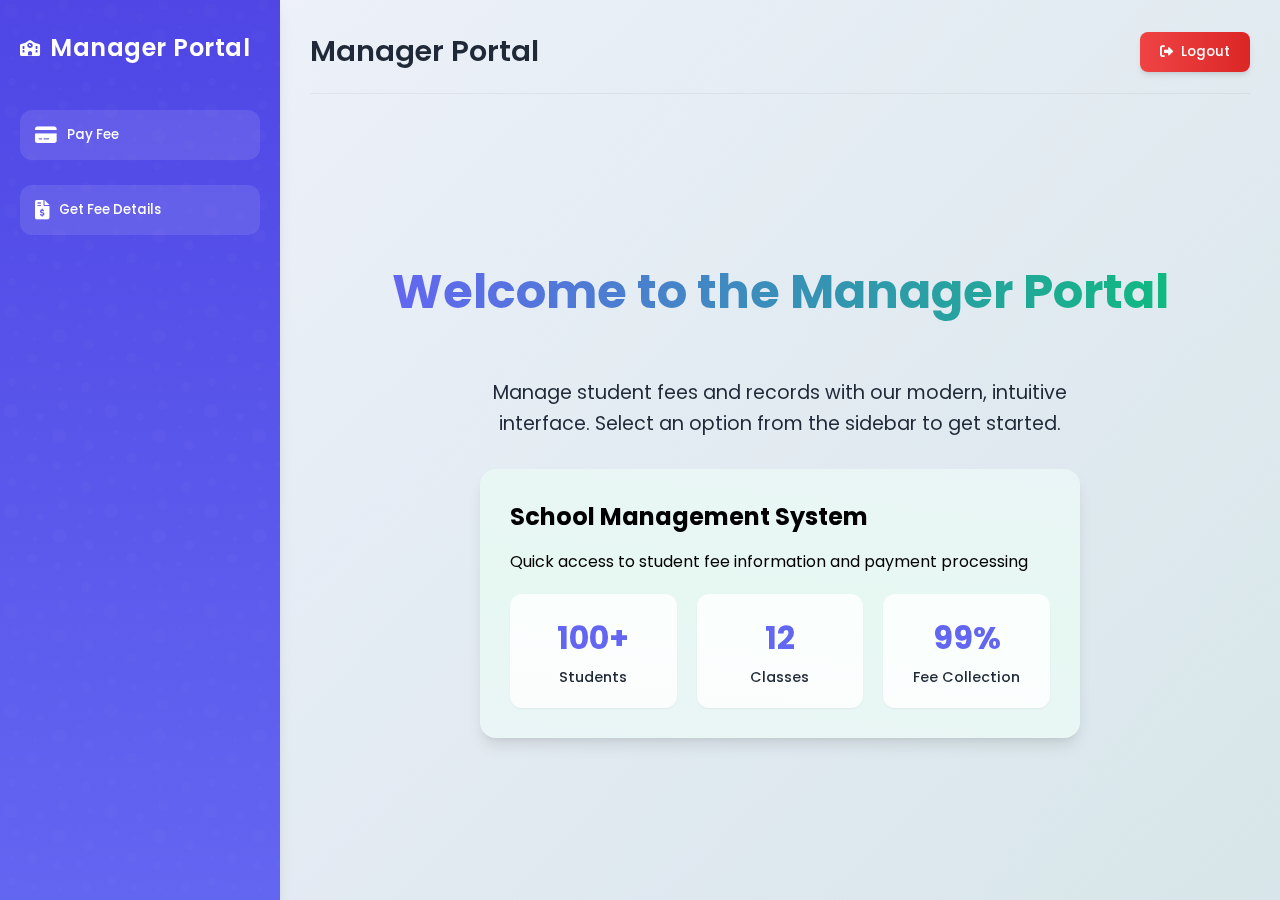
<file: Manager.html>
<!DOCTYPE html>
<html lang="en">
<head>
    <meta charset="UTF-8">
    <meta name="viewport" content="width=device-width, initial-scale=1.0">
    <title>Manager Portal</title>
    <link rel="stylesheet" href="https://cdnjs.cloudflare.com/ajax/libs/font-awesome/6.0.0-beta3/css/all.min.css">
    <link href="https://fonts.googleapis.com/css2?family=Poppins:wght@300;400;500;600;700&display=swap" rel="stylesheet">
    <style>
        * {
            margin: 0;
            padding: 0;
            box-sizing: border-box;
            font-family: 'Poppins', sans-serif;
        }

        :root {
            --primary-color: #6366f1;
            --primary-light: #818cf8;
            --primary-dark: #4f46e5;
            --secondary-color: #10b981;
            --secondary-dark: #059669;
            --danger-color: #ef4444;
            --danger-dark: #dc2626;
            --text-dark: #1f2937;
            --text-light: #f9fafb;
            --bg-light: #f3f4f6;
            --bg-white: #ffffff;
            --shadow-sm: 0 1px 2px 0 rgba(0, 0, 0, 0.05);
            --shadow-md: 0 4px 6px -1px rgba(0, 0, 0, 0.1), 0 2px 4px -1px rgba(0, 0, 0, 0.06);
            --shadow-lg: 0 10px 15px -3px rgba(0, 0, 0, 0.1), 0 4px 6px -2px rgba(0, 0, 0, 0.05);
            --shadow-xl: 0 20px 25px -5px rgba(0, 0, 0, 0.1), 0 10px 10px -5px rgba(0, 0, 0, 0.04);
        }

        body {
            display: flex;
            height: 100vh;
            background: linear-gradient(135deg, #f8fafc, #e2e8f0);
            overflow-x: hidden;
            position: relative;
        }

        /* Background animated gradient */
        body::before {
            content: '';
            position: fixed;
            top: 0;
            left: 0;
            width: 100%;
            height: 100%;
            background: linear-gradient(125deg, rgba(99, 102, 241, 0.05) 0%, rgba(16, 185, 129, 0.05) 100%);
            z-index: -1;
        }

        /* Animated background shapes - reduced for performance */
        .bg-shapes {
            position: fixed;
            top: 0;
            left: 0;
            width: 100%;
            height: 100%;
            overflow: hidden;
            z-index: -1;
            pointer-events: none;
        }

        .bg-shapes span {
            position: absolute;
            display: block;
            width: 20px;
            height: 20px;
            background: linear-gradient(135deg, rgba(99, 102, 241, 0.2), rgba(16, 185, 129, 0.2));
            border-radius: 50%;
            animation: float 15s linear infinite;
            opacity: 0;
        }

        .bg-shapes span:nth-child(1) {
            left: 10%;
            width: 80px;
            height: 80px;
            animation-delay: 0s;
        }

        .bg-shapes span:nth-child(2) {
            left: 70%;
            width: 40px;
            height: 40px;
            animation-delay: 6s;
            animation-duration: 10s;
        }

        @keyframes float {
            0% {
                transform: translateY(100vh) rotate(0deg);
                opacity: 0;
            }
            10% {
                opacity: 0.5;
            }
            90% {
                opacity: 0.5;
            }
            100% {
                transform: translateY(-100vh) rotate(360deg);
                opacity: 0;
            }
        }

        .sidebar {
            width: 280px;
            background: linear-gradient(180deg, var(--primary-dark), var(--primary-color));
            padding: 30px 20px;
            color: white;
            display: flex;
            flex-direction: column;
            gap: 25px;
            box-shadow: var(--shadow-lg);
            transition: all 0.3s ease;
            z-index: 10;
            position: relative;
            overflow: hidden;
        }

        .sidebar::before {
            content: '';
            position: absolute;
            top: 0;
            left: 0;
            width: 100%;
            height: 100%;
            background: url("data:image/svg+xml,%3Csvg width='100' height='100' viewBox='0 0 100 100' xmlns='http://www.w3.org/2000/svg'%3E%3Cpath d='M11 18c3.866 0 7-3.134 7-7s-3.134-7-7-7-7 3.134-7 7 3.134 7 7 7zm48 25c3.866 0 7-3.134 7-7s-3.134-7-7-7-7 3.134-7 7 3.134 7 7 7zm-43-7c1.657 0 3-1.343 3-3s-1.343-3-3-3-3 1.343-3 3 1.343 3 3 3zm63 31c1.657 0 3-1.343 3-3s-1.343-3-3-3-3 1.343-3 3 1.343 3 3 3zM34 90c1.657 0 3-1.343 3-3s-1.343-3-3-3-3 1.343-3 3 1.343 3 3 3zm56-76c1.657 0 3-1.343 3-3s-1.343-3-3-3-3 1.343-3 3 1.343 3 3 3zM12 86c2.21 0 4-1.79 4-4s-1.79-4-4-4-4 1.79-4 4 1.79 4 4 4zm28-65c2.21 0 4-1.79 4-4s-1.79-4-4-4-4 1.79-4 4 1.79 4 4 4zm23-11c2.76 0 5-2.24 5-5s-2.24-5-5-5-5 2.24-5 5 2.24 5 5 5zm-6 60c2.21 0 4-1.79 4-4s-1.79-4-4-4-4 1.79-4 4 1.79 4 4 4zm29 22c2.76 0 5-2.24 5-5s-2.24-5-5-5-5 2.24-5 5 2.24 5 5 5zM32 63c2.76 0 5-2.24 5-5s-2.24-5-5-5-5 2.24-5 5 2.24 5 5 5zm57-13c2.76 0 5-2.24 5-5s-2.24-5-5-5-5 2.24-5 5 2.24 5 5 5zm-9-21c1.105 0 2-.895 2-2s-.895-2-2-2-2 .895-2 2 .895 2 2 2zM60 91c1.105 0 2-.895 2-2s-.895-2-2-2-2 .895-2 2 .895 2 2 2zM35 41c1.105 0 2-.895 2-2s-.895-2-2-2-2 .895-2 2 .895 2 2 2zM12 60c1.105 0 2-.895 2-2s-.895-2-2-2-2 .895-2 2 .895 2 2 2z' fill='%23ffffff' fill-opacity='0.05' fill-rule='evenodd'/%3E%3C/svg%3E");
            opacity: 0.3;
        }

        .sidebar-logo {
            display: flex;
            align-items: center;
            gap: 10px;
            margin-bottom: 20px;
        }

        .sidebar-logo h1 {
            font-size: 1.5rem;
            font-weight: 600;
            letter-spacing: 0.5px;
        }

        .sidebar button {
            background: rgba(255, 255, 255, 0.1);
            color: white;
            border: none;
            padding: 15px;
            border-radius: 12px;
            cursor: pointer;
            transition: all 0.3s ease;
            display: flex;
            align-items: center;
            gap: 10px;
            font-weight: 500;
            position: relative;
            overflow: hidden;
            z-index: 1;
        }

        .sidebar button::before {
            content: '';
            position: absolute;
            top: 0;
            left: -100%;
            width: 100%;
            height: 100%;
            background: linear-gradient(90deg, transparent, rgba(255, 255, 255, 0.2), transparent);
            transition: all 0.5s ease;
            z-index: -1;
        }

        .sidebar button:hover {
            background: rgba(255, 255, 255, 0.2);
            transform: translateY(-3px);
            box-shadow: 0 10px 20px rgba(0, 0, 0, 0.1);
        }

        .sidebar button:hover::before {
            left: 100%;
        }

        .sidebar button i {
            font-size: 1.2rem;
        }

        .main {
            flex-grow: 1;
            padding: 30px;
            position: relative;
            overflow-y: auto;
            animation: fadeIn 0.8s ease-in-out;
            display: flex;
            flex-direction: column;
        }

        .header {
            display: flex;
            justify-content: space-between;
            align-items: center;
            margin-bottom: 30px;
            padding-bottom: 20px;
            border-bottom: 1px solid rgba(0, 0, 0, 0.05);
        }

        .header h1 {
            font-size: 1.8rem;
            color: var(--text-dark);
            font-weight: 600;
        }

        .logout-btn {
            padding: 10px 20px;
            border: none;
            background: linear-gradient(to right, var(--danger-color), var(--danger-dark));
            color: white;
            border-radius: 8px;
            cursor: pointer;
            transition: all 0.3s ease;
            display: flex;
            align-items: center;
            gap: 8px;
            font-weight: 500;
            box-shadow: var(--shadow-md);
        }

        .logout-btn:hover {
            transform: translateY(-2px);
            box-shadow: var(--shadow-lg);
        }

        .contentSpace {
            flex-grow: 1;
            display: flex;
            flex-direction: column;
            align-items: center;
            justify-content: center;
            padding: 20px;
            transition: all 0.5s ease;
        }

        h2.section-heading {
            margin-bottom: 25px;
            color: var(--text-dark);
            font-size: 1.8rem;
            font-weight: 600;
            text-align: center;
            position: relative;
            padding-bottom: 10px;
        }

        h2.section-heading::after {
            content: '';
            position: absolute;
            bottom: 0;
            left: 50%;
            transform: translateX(-50%);
            width: 50px;
            height: 3px;
            background: linear-gradient(to right, var(--primary-color), var(--secondary-color));
            border-radius: 3px;
        }

        form {
            background: var(--bg-white);
            padding: 30px;
            border-radius: 16px;
            box-shadow: var(--shadow-lg);
            max-width: 500px;
            width: 100%;
            animation: fadeIn 0.5s ease-in-out;
            transition: all 0.3s ease;
            border: 1px solid rgba(0, 0, 0, 0.05);
        }

        form:hover {
            box-shadow: var(--shadow-xl);
            transform: translateY(-5px);
        }

        form label {
            display: block;
            margin-bottom: 8px;
            font-weight: 500;
            color: var(--text-dark);
        }

        form input {
            display: block;
            width: 100%;
            padding: 12px 15px;
            margin-bottom: 20px;
            border-radius: 8px;
            border: 1px solid rgba(0, 0, 0, 0.1);
            background: var(--bg-light);
            transition: all 0.3s ease;
            font-size: 1rem;
        }

        form input:focus {
            outline: none;
            border-color: var(--primary-color);
            box-shadow: 0 0 0 3px rgba(99, 102, 241, 0.2);
        }

        form button {
            display: block;
            width: 100%;
            padding: 12px;
            border-radius: 8px;
            background: linear-gradient(to right, var(--secondary-color), var(--secondary-dark));
            color: white;
            border: none;
            font-weight: 500;
            font-size: 1rem;
            cursor: pointer;
            transition: all 0.3s ease;
            box-shadow: var(--shadow-md);
        }

        form button:hover {
            transform: translateY(-2px);
            box-shadow: var(--shadow-lg);
        }

        /* Table Styling */
        .table-container {
            width: 100%;
            overflow-x: auto;
            border-radius: 16px;
            box-shadow: var(--shadow-lg);
            background: var(--bg-white);
            transition: all 0.3s ease;
            margin-top: 20px;
        }

        .table-container:hover {
            box-shadow: var(--shadow-xl);
            transform: translateY(-5px);
        }

        table {
            width: 100%;
            border-radius: 16px;
            background: var(--bg-white);
            border-collapse: collapse;
            overflow: hidden;
        }

        /* Table Header Styling */
        thead {
            background: linear-gradient(135deg, var(--primary-color), var(--primary-dark));
            color: white;
            text-align: left;
        }

        th {
            padding: 15px 20px;
            font-weight: 600;
            font-size: 1rem;
            text-transform: uppercase;
            letter-spacing: 0.5px;
        }

        /* Table Body Styling */
        td {
            padding: 15px 20px;
            text-align: left;
            font-size: 0.95rem;
            color: var(--text-dark);
            border-bottom: 1px solid rgba(0, 0, 0, 0.05);
        }

        /* Row Hover Effect */
        tbody tr {
            transition: all 0.3s ease;
        }

        tbody tr:hover {
            background-color: rgba(99, 102, 241, 0.05);
            transform: scale(1.01);
        }

        /* Pagination Styling */
        .pagination {
            display: flex;
            justify-content: center;
            align-items: center;
            margin-top: 20px;
            gap: 10px;
        }

        .pagination button {
            padding: 10px 20px;
            background: linear-gradient(to right, var(--primary-color), var(--primary-dark));
            color: white;
            border: none;
            border-radius: 8px;
            cursor: pointer;
            transition: all 0.3s ease;
            font-weight: 500;
            box-shadow: var(--shadow-md);
        }

        .pagination button:hover:not(:disabled) {
            transform: translateY(-2px);
            box-shadow: var(--shadow-lg);
        }

        .pagination button:disabled {
            background: #e5e7eb;
            color: #9ca3af;
            cursor: not-allowed;
            box-shadow: none;
        }

        .pagination span {
            font-weight: 500;
            color: var(--text-dark);
        }

        /* Toast Notification */
        .toast {
            position: fixed;
            top: 20px;
            right: 20px;
            background: var(--text-dark);
            color: white;
            padding: 15px 25px;
            border-radius: 8px;
            box-shadow: var(--shadow-lg);
            z-index: 1000;
            animation: slideInRight 0.4s ease forwards;
            display: flex;
            align-items: center;
            gap: 10px;
        }

        .toast.success {
            background: linear-gradient(to right, var(--secondary-color), var(--secondary-dark));
        }

        .toast.error {
            background: linear-gradient(to right, var(--danger-color), var(--danger-dark));
        }

        /* Card Effect */
        .card-effect {
            transition: all 0.3s ease;
        }

        .card-effect:hover {
            transform: translateY(-5px);
            box-shadow: var(--shadow-xl);
        }

        /* Welcome Animation */
        .welcome-container {
            display: flex;
            flex-direction: column;
            align-items: center;
            justify-content: center;
            gap: 30px;
            max-width: 800px;
            margin: 0 auto;
        }

        .welcome-title {
            font-size: 3rem;
            font-weight: 700;
            background: linear-gradient(to right, var(--primary-color), var(--secondary-color));
            -webkit-background-clip: text;
            background-clip: text;
            color: transparent;
            text-align: center;
            margin-bottom: 20px;
            animation: fadeInUp 1s ease-out;
        }

        .welcome-subtitle {
            font-size: 1.2rem;
            color: var(--text-dark);
            text-align: center;
            max-width: 600px;
            line-height: 1.6;
            animation: fadeInUp 1.2s ease-out;
        }

        .welcome-card {
            width: 100%;
            max-width: 600px;
            background: var(--bg-white);
            border-radius: 16px;
            padding: 30px;
            box-shadow: var(--shadow-lg);
            position: relative;
            overflow: hidden;
            animation: fadeInUp 1.4s ease-out;
        }

        .welcome-card::before {
            content: '';
            position: absolute;
            top: -50%;
            left: -50%;
            width: 200%;
            height: 200%;
            background: linear-gradient(
                    to bottom right,
                    rgba(99, 102, 241, 0.1),
                    rgba(16, 185, 129, 0.1),
                    rgba(99, 102, 241, 0.1)
            );
            transform: rotate(30deg);
            z-index: 0;
            animation: gradientMove 10s linear infinite;
        }

        .welcome-card-content {
            position: relative;
            z-index: 1;
        }

        .welcome-stats {
            display: grid;
            grid-template-columns: repeat(auto-fit, minmax(150px, 1fr));
            gap: 20px;
            margin-top: 20px;
        }

        .stat-item {
            display: flex;
            flex-direction: column;
            align-items: center;
            padding: 20px;
            background: rgba(255, 255, 255, 0.8);
            border-radius: 12px;
            box-shadow: var(--shadow-sm);
            transition: all 0.3s ease;
        }

        .stat-item:hover {
            transform: translateY(-5px);
            box-shadow: var(--shadow-md);
        }

        .stat-value {
            font-size: 2rem;
            font-weight: 700;
            color: var(--primary-color);
            margin-bottom: 5px;
        }

        .stat-label {
            font-size: 0.9rem;
            color: var(--text-dark);
            font-weight: 500;
        }

        /* Animations */
        @keyframes slideInRight {
            from {
                opacity: 0;
                transform: translateX(50px);
            }
            to {
                opacity: 1;
                transform: translateX(0);
            }
        }

        @keyframes fadeIn {
            from {
                opacity: 0;
            }
            to {
                opacity: 1;
            }
        }

        @keyframes fadeInUp {
            from {
                opacity: 0;
                transform: translateY(30px);
            }
            to {
                opacity: 1;
                transform: translateY(0);
            }
        }

        @keyframes gradientMove {
            0% {
                transform: rotate(30deg) translateY(0%);
            }
            50% {
                transform: rotate(30deg) translateY(10%);
            }
            100% {
                transform: rotate(30deg) translateY(0%);
            }
        }

        /* Responsive Styles */
        @media (max-width: 1024px) {
            .sidebar {
                width: 240px;
            }
        }

        @media (max-width: 768px) {
            body {
                flex-direction: column;
                height: auto;
                min-height: 100vh;
            }

            .sidebar {
                width: 100%;
                flex-direction: row;
                padding: 15px;
                gap: 15px;
                justify-content: center;
            }

            .sidebar-logo {
                display: none;
            }

            .sidebar button {
                flex: 1;
                padding: 12px;
                font-size: 0.9rem;
            }

            .main {
                padding: 20px;
            }

            .header {
                margin-bottom: 20px;
                padding-bottom: 15px;
            }

            .header h1 {
                font-size: 1.5rem;
            }

            .welcome-title {
                font-size: 2.2rem;
            }

            .welcome-subtitle {
                font-size: 1rem;
            }
        }

        @media (max-width: 480px) {
            .sidebar {
                padding: 10px;
                gap: 10px;
            }

            .sidebar button {
                padding: 10px;
                font-size: 0.8rem;
            }

            .main {
                padding: 15px;
            }

            form {
                padding: 20px;
            }

            .welcome-title {
                font-size: 1.8rem;
            }

            .welcome-subtitle {
                font-size: 0.9rem;
            }
        }
    </style>
</head>
<body>
<!-- Background animated shapes - reduced for performance -->
<div class="bg-shapes">
    <span></span>
    <span></span>
</div>

<div class="sidebar">
    <div class="sidebar-logo">
        <i class="fas fa-school"></i>
        <h1>Manager Portal</h1>
    </div>
    <button onclick="showPayFee()"><i class="fas fa-credit-card"></i> Pay Fee</button>
    <button onclick="showGetFeeDetails()"><i class="fas fa-file-invoice-dollar"></i> Get Fee Details</button>
</div>

<div class="main">
    <div class="header">
        <h1>Manager Portal</h1>
        <button class="logout-btn" onclick="logout()"><i class="fas fa-sign-out-alt"></i> Logout</button>
    </div>
    <div id="contentSpace" class="contentSpace"></div>
</div>

<script>
    // Preload critical resources
    const preloadFontAwesome = document.createElement('link');
    preloadFontAwesome.rel = 'preload';
    preloadFontAwesome.href = 'https://cdnjs.cloudflare.com/ajax/libs/font-awesome/6.0.0-beta3/css/all.min.css';
    preloadFontAwesome.as = 'style';
    document.head.appendChild(preloadFontAwesome);

    window.onload = () => {
        document.getElementById("contentSpace").innerHTML = `
                <div class="welcome-container">
                    <h1 class="welcome-title">Welcome to the Manager Portal</h1>
                    <p class="welcome-subtitle">Manage student fees and records with our modern, intuitive interface. Select an option from the sidebar to get started.</p>

                    <div class="welcome-card card-effect">
                        <div class="welcome-card-content">
                            <h2>School Management System</h2>
                            <p style="margin: 15px 0;">Quick access to student fee information and payment processing</p>

                            <div class="welcome-stats">
                                <div class="stat-item">
                                    <div class="stat-value">100+</div>
                                    <div class="stat-label">Students</div>
                                </div>
                                <div class="stat-item">
                                    <div class="stat-value">12</div>
                                    <div class="stat-label">Classes</div>
                                </div>
                                <div class="stat-item">
                                    <div class="stat-value">99%</div>
                                    <div class="stat-label">Fee Collection</div>
                                </div>
                            </div>
                        </div>
                    </div>
                </div>
            `;
    };

    const token = sessionStorage.getItem("jwtToken");

    // Optimized toast notification function
    function showToast(message, type = "default") {
        // Remove any existing notifications first
        const existingToasts = document.querySelectorAll('.toast');
        existingToasts.forEach(toast => toast.remove());

        const toast = document.createElement("div");
        toast.className = `toast ${type}`;

        // Add icon based on type
        let icon = '';
        if (type === 'success') {
            icon = '<i class="fas fa-check-circle"></i>';
        } else if (type === 'error') {
            icon = '<i class="fas fa-exclamation-circle"></i>';
        } else {
            icon = '<i class="fas fa-info-circle"></i>';
        }

        toast.innerHTML = `${icon} ${message}`;
        document.body.appendChild(toast);

        // Auto-remove after 4 seconds
        setTimeout(() => {
            toast.style.opacity = '0';
            toast.style.transform = 'translateX(50px)';
            setTimeout(() => toast.remove(), 300);
        }, 4000);
    }

    function logout() {
        sessionStorage.clear();
        showToast("Logged out successfully", "success");
        window.location.href = "/index.html";
    }

    function showPayFee() {
        const content = `
                <div class="form-wrapper card-effect">
                    <h2 class="section-heading">Fee Submission Form</h2>
                    <form id="searchForm">
                        <label for="rollNo">Enter Roll Number</label>
                        <input type="text" id="rollNo" name="rollNo" maxlength="4" required placeholder="Enter student roll number">
                        <button type="submit"><i class="fas fa-search"></i> Search</button>
                    </form>
                </div>
            `;

        document.getElementById("contentSpace").innerHTML = content;

        document.getElementById("searchForm").onsubmit = async (e) => {
            e.preventDefault();
            const rollNo = document.getElementById("rollNo").value;

            try {
                const res = await fetch(`https://abuhananurbanschool-production.up.railway.app/manager/${rollNo}/getStudentById`, {
                    headers: { 'Authorization': `Bearer ${token}` }
                });

                const result = await res.json();
                if (result.error === "Resource Not Found" && result.message) {
                    showToast(result.message || "Student doesn't exist", "error");
                    return;
                }

                const { rollNo: rNo, className } = result.data;
                const currentDate = new Date().toISOString().split("T")[0];

                let rollLabel;
                const rollStr = String(className);

                if (rollStr === "-1") {
                    rollLabel = "Nursery";
                } else if (rollStr === "0") {
                    rollLabel = "KG";
                } else {
                    rollLabel = rollStr;
                }

                document.getElementById("contentSpace").innerHTML = `
                        <div class="form-wrapper card-effect">
                            <h2 class="section-heading">Fee Submission Form</h2>
                            <form id="feeForm">
                                <label>Roll No</label>
                                <input type="text" name="rollNo" value="${rNo}" disabled>

                                <label>Class Name</label>
                                <input type="text" name="className" value="${rollLabel}" disabled>

                                <label>Monthly Fee</label>
                                <input type="text" name="monthlyFee" required placeholder="Enter monthly fee amount">

                                <label>Exam Fee</label>
                                <input type="text" name="examFee" required placeholder="Enter exam fee amount">

                                <label>Date</label>
                                <input type="date" name="date" value="${currentDate}" readonly>

                                <button type="submit"><i class="fas fa-save"></i> Submit Fee</button>
                            </form>
                        </div>
                    `;

                document.getElementById("feeForm").onsubmit = async (e) => {
                    e.preventDefault();
                    const formData = new FormData(e.target);
                    const payload = Object.fromEntries(formData.entries());
                    payload.rollNo = rNo;
                    payload.className = className;

                    try {
                        const payRes = await fetch("https://abuhananurbanschool-production.up.railway.app/manager/payStudentFees", {
                            method: "POST",
                            headers: {
                                'Authorization': `Bearer ${token}`,
                                'Content-Type': 'application/json'
                            },
                            body: JSON.stringify(payload)
                        });

                        const payResult = await payRes.json();
                        showToast(payResult.message, payResult.error ? "error" : "success");

                        if (!payResult.error) {
                            setTimeout(() => {
                                showPayFee();
                            }, 2000);
                        }
                    } catch (err) {
                        showToast("Failed to submit fee. Please try again.", "error");
                    }
                }
            } catch (err) {
                showToast("Failed to fetch student data. Please try again.", "error");
            }
        }
    }

    function showGetFeeDetails() {
        let content = `
                <div class="form-wrapper card-effect">
                    <h2 class="section-heading">Fee Details</h2>
                    <form id="getFeeDetailsForm">
                        <label for="rollNo">Enter Roll Number</label>
                        <input type="text" id="rollNo" name="rollNo" maxlength="4" required placeholder="Enter student roll number">
                        <button type="submit"><i class="fas fa-search"></i> Get Fee Details</button>
                    </form>
                </div>
                <div id="feeDetailsResult" style="margin-top: 20px;"></div>
            `;

        document.getElementById("contentSpace").innerHTML = content;

        document.getElementById("getFeeDetailsForm").onsubmit = async (e) => {
            e.preventDefault();
            const rollNo = document.getElementById("rollNo").value;

            try {
                const res = await fetch(`https://abuhananurbanschool-production.up.railway.app/manager/${rollNo}/getStudentById`, {
                    headers: { 'Authorization': `Bearer ${token}` }
                });

                const result = await res.json();
                if (result.error === "Resource Not Found" && result.message) {
                    showToast(result.message || "Student doesn't exist", "error");
                    return;
                }

                // STEP 2: Fetch paginated fee details
                content ='';
                fetchPaginatedFees(rollNo, 0);

            } catch (err) {
                showToast("Something Went Wrong! Try again later", "error");
            }
        };
    }

    async function fetchPaginatedFees(rollNo, pageNumber) {
        const pageSize = 10;
        const resultDiv = document.getElementById("feeDetailsResult");
        resultDiv.innerHTML = `<div style="text-align: center; padding: 20px;"><i class="fas fa-spinner fa-spin" style="font-size: 2rem; color: var(--primary-color);"></i></div>`;

        try {
            const res = await fetch(`https://abuhananurbanschool-production.up.railway.app/manager/${rollNo}/getFeeDetails?pageNumber=${pageNumber+1}&pageSize=${pageSize}`, {
                headers: { 'Authorization': `Bearer ${token}` }
            });

            const data = await res.json();
            const fees = data?.data?.content || [];

            if (!fees.length) {
                showToast(data.message || "No fee records found", "info");
                resultDiv.innerHTML = `<div style="text-align: center; padding: 30px; background: white; border-radius: 16px; box-shadow: var(--shadow-lg);">
                        <i class="fas fa-exclamation-circle" style="font-size: 3rem; color: var(--primary-color); margin-bottom: 15px;"></i>
                        <h3>No Fee Records Found</h3>
                        <p style="margin-top: 10px; color: #666;">There are no fee records available for this student.</p>
                    </div>`;
                return;
            }

            const totalPages = data.data.totalPages;
            const rows = fees.map(fee => `
                    <tr>
                        <td>${fee.monthlyFee}</td>
                        <td>${fee.examFee}</td>
                        <td>${new Date(fee.date).toLocaleDateString()}</td>
                    </tr>
                `).join("");

            resultDiv.innerHTML = `
                    <div class="card-effect">
                        <h2 style="margin-bottom: 15px; text-align: center;">Fee Details for Roll No: ${rollNo}</h2>
                        <div class="table-container">
                            <table>
                                <thead>
                                    <tr>
                                        <th>Monthly Fee</th>
                                        <th>Exam Fee</th>
                                        <th>Date</th>
                                    </tr>
                                </thead>
                                <tbody>${rows}</tbody>
                            </table>
                        </div>

                        <div class="pagination">
                            <button ${pageNumber <= 0 ? 'disabled' : ''} onclick="fetchPaginatedFees('${rollNo}', ${pageNumber - 1})">
                                <i class="fas fa-chevron-left"></i> Previous
                            </button>
                            <span>Page ${pageNumber + 1} of ${totalPages}</span>
                            <button ${pageNumber >= totalPages - 1 ? 'disabled' : ''} onclick="fetchPaginatedFees('${rollNo}', ${pageNumber + 1})">
                                Next <i class="fas fa-chevron-right"></i>
                            </button>
                        </div>
                    </div>
                `;
        } catch (err) {
            showToast("Failed to load fee data.", "error");
            resultDiv.innerHTML = '';
        }
    }
</script>
</body>
</html>
</file>
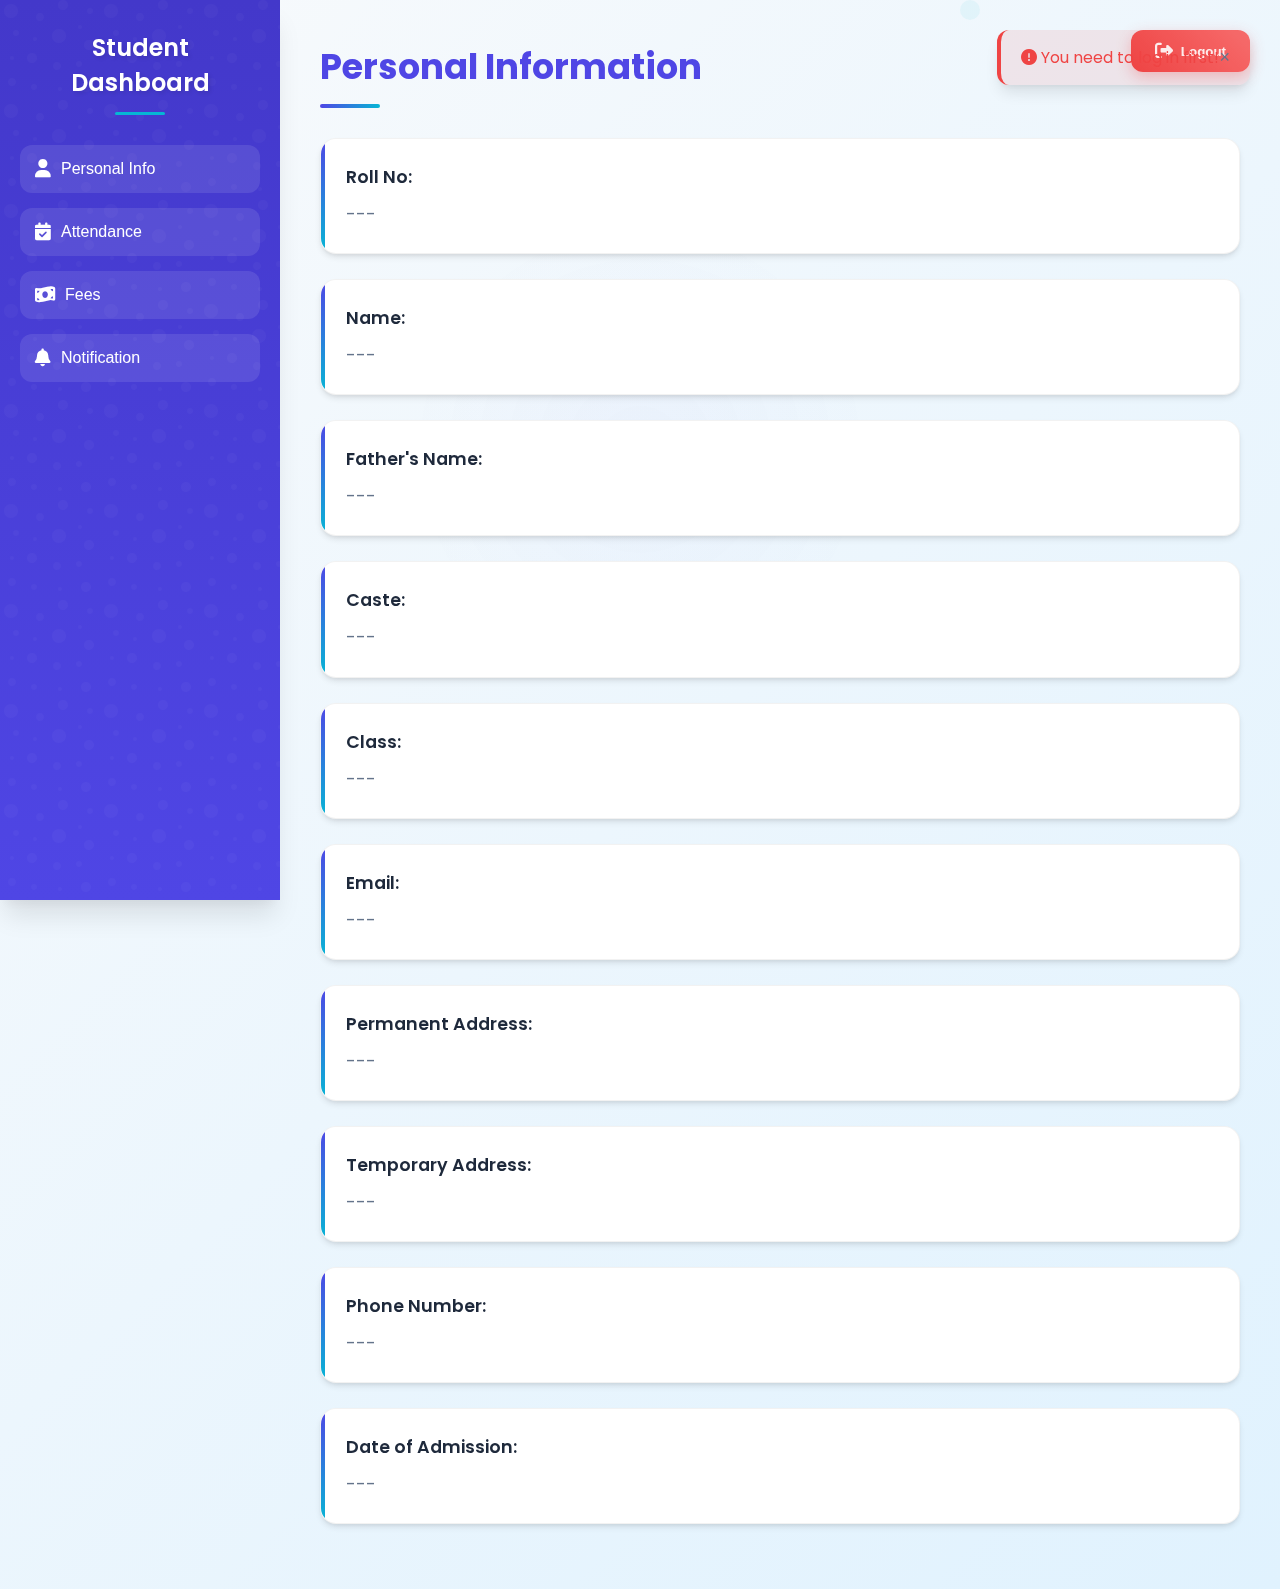
<file: Student.html>
<!DOCTYPE html>
<html lang="en">
<head>
    <meta charset="UTF-8">
    <meta name="viewport" content="width=device-width, initial-scale=1.0">
    <title>Student Portal</title>
    <!-- Preload critical resources -->
    <link rel="preload" href="https://cdnjs.cloudflare.com/ajax/libs/font-awesome/6.4.0/css/all.min.css" as="style">
    <link rel="preload" href="https://fonts.googleapis.com/css2?family=Poppins:wght@300;400;500;600;700&display=swap" as="style">

    <link rel="stylesheet" href="https://cdnjs.cloudflare.com/ajax/libs/font-awesome/6.4.0/css/all.min.css">
    <link href="https://fonts.googleapis.com/css2?family=Poppins:wght@300;400;500;600;700&display=swap" rel="stylesheet">
    <style>
        /* Basic Reset */
        * {
            margin: 0;
            padding: 0;
            box-sizing: border-box;
        }

        :root {
            --primary: #4f46e5;
            --primary-light: #818cf8;
            --primary-dark: #4338ca;
            --secondary: #06b6d4;
            --secondary-light: #22d3ee;
            --secondary-dark: #0891b2;
            --success: #10b981;
            --danger: #ef4444;
            --warning: #f59e0b;
            --info: #3b82f6;
            --dark: #1e293b;
            --light: #f8fafc;
            --gray: #64748b;
            --gray-light: #e2e8f0;
            --white: #ffffff;
            --shadow-sm: 0 1px 2px 0 rgba(0, 0, 0, 0.05);
            --shadow: 0 4px 6px -1px rgba(0, 0, 0, 0.1), 0 2px 4px -1px rgba(0, 0, 0, 0.06);
            --shadow-md: 0 10px 15px -3px rgba(0, 0, 0, 0.1), 0 4px 6px -2px rgba(0, 0, 0, 0.05);
            --shadow-lg: 0 20px 25px -5px rgba(0, 0, 0, 0.1), 0 10px 10px -5px rgba(0, 0, 0, 0.04);
        }

        body {
            font-family: 'Poppins', sans-serif;
            background: linear-gradient(135deg, #f8fafc 0%, #e0f2fe 100%);
            min-height: 100vh;
            display: flex;
            overflow-x: hidden;
            position: relative;
        }

        /* Simplified background for better performance */
        body::before {
            content: '';
            position: fixed;
            top: 0;
            left: 0;
            width: 100%;
            height: 100%;
            background: radial-gradient(circle at 50% 50%, rgba(79, 70, 229, 0.03) 0%, transparent 30%);
            z-index: -1;
        }

        /* Reduced number of particles for better performance */
        .particles {
            position: fixed;
            top: 0;
            left: 0;
            width: 100%;
            height: 100%;
            pointer-events: none;
            z-index: -1;
        }

        .particle {
            position: absolute;
            border-radius: 50%;
            opacity: 0.3;
            animation: float 20s infinite linear;
        }

        @keyframes float {
            0% {
                transform: translateY(0) rotate(0deg);
                opacity: 0;
            }
            10% {
                opacity: 0.3;
            }
            90% {
                opacity: 0.3;
            }
            100% {
                transform: translateY(-100vh) rotate(360deg);
                opacity: 0;
            }
        }

        /* Sidebar Navigation */
        .sidebar {
            width: 280px;
            background: linear-gradient(180deg, var(--primary-dark), var(--primary));
            color: white;
            padding: 30px 20px;
            transition: all 0.4s cubic-bezier(0.4, 0, 0.2, 1);
            height: 100vh;
            position: fixed;
            left: 0;
            top: 0;
            overflow-y: auto;
            z-index: 100;
            box-shadow: var(--shadow-lg);
        }

        .sidebar::before {
            content: '';
            position: absolute;
            top: 0;
            left: 0;
            width: 100%;
            height: 100%;
            background: url("data:image/svg+xml,%3Csvg width='100' height='100' viewBox='0 0 100 100' xmlns='http://www.w3.org/2000/svg'%3E%3Cpath d='M11 18c3.866 0 7-3.134 7-7s-3.134-7-7-7-7 3.134-7 7 3.134 7 7 7zm48 25c3.866 0 7-3.134 7-7s-3.134-7-7-7-7 3.134-7 7 3.134 7 7 7zm-43-7c1.657 0 3-1.343 3-3s-1.343-3-3-3-3 1.343-3 3 1.343 3 3 3zm63 31c1.657 0 3-1.343 3-3s-1.343-3-3-3-3 1.343-3 3 1.343 3 3 3zM34 90c1.657 0 3-1.343 3-3s-1.343-3-3-3-3 1.343-3 3 1.343 3 3 3zm56-76c1.657 0 3-1.343 3-3s-1.343-3-3-3-3 1.343-3 3 1.343 3 3 3zM12 86c2.21 0 4-1.79 4-4s-1.79-4-4-4-4 1.79-4 4 1.79 4 4 4zm28-65c2.21 0 4-1.79 4-4s-1.79-4-4-4-4 1.79-4 4 1.79 4 4 4zm23-11c2.76 0 5-2.24 5-5s-2.24-5-5-5-5 2.24-5 5 2.24 5 5 5zm-6 60c2.21 0 4-1.79 4-4s-1.79-4-4-4-4 1.79-4 4 1.79 4 4 4zm29 22c2.76 0 5-2.24 5-5s-2.24-5-5-5-5 2.24-5 5 2.24 5 5 5zM32 63c2.76 0 5-2.24 5-5s-2.24-5-5-5-5 2.24-5 5 2.24 5 5 5zm57-13c2.76 0 5-2.24 5-5s-2.24-5-5-5-5 2.24-5 5 2.24 5 5 5zm-9-21c1.105 0 2-.895 2-2s-.895-2-2-2-2 .895-2 2 .895 2 2 2zM60 91c1.105 0 2-.895 2-2s-.895-2-2-2-2 .895-2 2 .895 2 2 2zM35 41c1.105 0 2-.895 2-2s-.895-2-2-2-2 .895-2 2 .895 2 2 2zM12 60c1.105 0 2-.895 2-2s-.895-2-2-2-2 .895-2 2 .895 2 2 2z' fill='%23ffffff' fill-opacity='0.05' fill-rule='evenodd'/%3E%3C/svg%3E");
            opacity: 0.5;
        }

        .sidebar h3 {
            margin-bottom: 30px;
            font-size: 24px;
            font-weight: 600;
            text-align: center;
            text-shadow: 2px 2px 4px rgba(0, 0, 0, 0.1);
            position: relative;
            padding-bottom: 15px;
        }

        .sidebar h3::after {
            content: "";
            position: absolute;
            bottom: 0;
            left: 50%;
            transform: translateX(-50%);
            width: 50px;
            height: 3px;
            background: var(--secondary);
            border-radius: 3px;
        }

        .sidebar button {
            background-color: rgba(255, 255, 255, 0.1);
            border: none;
            border-radius: 12px;
            color: white;
            padding: 15px;
            width: 100%;
            margin: 15px 0;
            cursor: pointer;
            transition: all 0.3s ease;
            font-size: 16px;
            text-align: left;
            position: relative;
            overflow: hidden;
            display: flex;
            align-items: center;
            font-weight: 500;
        }

        .sidebar button i {
            margin-right: 10px;
            font-size: 18px;
            transition: transform 0.3s ease;
        }

        .sidebar button::before {
            content: "";
            position: absolute;
            top: 0;
            left: -100%;
            width: 100%;
            height: 100%;
            background: linear-gradient(90deg, transparent, rgba(255, 255, 255, 0.2), transparent);
            transition: all 0.5s ease;
        }

        .sidebar button:hover::before {
            left: 100%;
        }

        .sidebar button:hover {
            background-color: rgba(255, 255, 255, 0.2);
            transform: translateY(-3px);
            box-shadow: 0 10px 20px rgba(0, 0, 0, 0.1);
        }

        .sidebar button:hover i {
            transform: scale(1.2);
        }

        .sidebar button.active {
            background-color: var(--secondary);
            font-weight: 600;
            box-shadow: 0 5px 15px rgba(6, 182, 212, 0.4);
        }

        /* Content Area */
        .content {
            flex-grow: 1;
            padding: 40px;
            margin-left: 280px;
            transition: all 0.4s cubic-bezier(0.4, 0, 0.2, 1);
            max-width: calc(100% - 280px);
        }

        h2 {
            color: var(--primary);
            font-size: 2.2rem;
            font-weight: 700;
            margin-bottom: 30px;
            position: relative;
            padding-bottom: 15px;
            display: inline-block;
        }

        h2::after {
            content: "";
            position: absolute;
            bottom: 0;
            left: 0;
            width: 60px;
            height: 4px;
            background: linear-gradient(to right, var(--primary), var(--secondary));
            border-radius: 2px;
            transition: width 0.4s ease;
        }

        h2:hover::after {
            width: 100%;
        }

        /* Tab Structure */
        .tab {
            display: none;
            opacity: 0;
            transform: translateY(20px);
            transition: all 0.5s cubic-bezier(0.4, 0, 0.2, 1);
        }

        .tab.active {
            display: block;
            opacity: 1;
            transform: translateY(0);
            animation: fadeInUp 0.5s ease-out forwards;
        }

        .info-box {
            background-color: var(--white);
            padding: 25px;
            margin-bottom: 25px;
            border-radius: 16px;
            box-shadow: var(--shadow);
            transition: all 0.4s cubic-bezier(0.4, 0, 0.2, 1);
            border: 1px solid rgba(0, 0, 0, 0.05);
            position: relative;
            overflow: hidden;
        }

        .info-box::before {
            content: '';
            position: absolute;
            top: 0;
            left: 0;
            width: 4px;
            height: 100%;
            background: linear-gradient(to bottom, var(--primary), var(--secondary));
            border-radius: 4px 0 0 4px;
        }

        .info-box:hover {
            transform: translateY(-5px);
            box-shadow: var(--shadow-md);
        }

        .info-box span {
            display: block;
            font-weight: 600;
            margin-bottom: 10px;
            color: var(--dark);
            font-size: 1.1rem;
        }

        .info-box p {
            color: var(--gray);
            font-size: 1.1rem;
            line-height: 1.6;
        }

        /* Attendance Styles */
        .attendance-stats {
            font-size: 3rem;
            font-weight: 700;
            margin-top: 20px;
            text-align: center;
            transition: all 0.4s cubic-bezier(0.4, 0, 0.2, 1);
            background: linear-gradient(to right, var(--primary), var(--secondary));
            -webkit-background-clip: text;
            background-clip: text;
            color: transparent;
            position: relative;
            display: inline-block;
        }

        .attendance-wrapper {
            display: flex;
            flex-direction: column;
            align-items: center;
            justify-content: center;
        }

        .attendance-circle {
            width: 200px;
            height: 200px;
            border-radius: 50%;
            background: conic-gradient(var(--primary) 0%, var(--secondary) 50%, var(--gray-light) 50%);
            margin: 30px auto;
            display: flex;
            align-items: center;
            justify-content: center;
            position: relative;
            box-shadow: var(--shadow-md);
        }

        .attendance-circle::before {
            content: '';
            position: absolute;
            width: 160px;
            height: 160px;
            border-radius: 50%;
            background: var(--white);
        }

        .attendance-value {
            position: relative;
            z-index: 1;
            font-size: 2.5rem;
            font-weight: 700;
            color: var(--primary);
        }

        /* Calendar for Attendance */
        .calendar-container {
            background-color: var(--white);
            border-radius: 16px;
            box-shadow: var(--shadow);
            padding: 20px;
            margin-bottom: 30px;
            transition: all 0.3s ease;
        }

        .calendar-container:hover {
            transform: translateY(-5px);
            box-shadow: var(--shadow-md);
        }

        .calendar-header {
            display: flex;
            justify-content: space-between;
            align-items: center;
            margin-bottom: 20px;
        }

        .calendar-title {
            font-size: 1.5rem;
            font-weight: 600;
            color: var(--primary);
        }

        .calendar-nav {
            display: flex;
            gap: 10px;
        }

        .calendar-nav button {
            background: linear-gradient(to right, var(--primary), var(--primary-dark));
            color: white;
            border: none;
            width: 36px;
            height: 36px;
            border-radius: 50%;
            display: flex;
            align-items: center;
            justify-content: center;
            cursor: pointer;
            transition: all 0.3s ease;
            box-shadow: var(--shadow-sm);
        }

        .calendar-nav button:hover {
            transform: translateY(-2px);
            box-shadow: var(--shadow);
        }

        .calendar-grid {
            display: grid;
            grid-template-columns: repeat(7, 1fr);
            gap: 5px;
        }

        .attendance-summary {
            display: flex;
            justify-content: space-around;
            margin-top: 20px;
            padding-top: 20px;
            border-top: 1px solid var(--gray-light);
        }

        .attendance-stat {
            text-align: center;
        }

        .attendance-stat-value {
            font-size: 1.8rem;
            font-weight: 700;
            margin-bottom: 5px;
        }

        .attendance-stat-label {
            font-size: 0.9rem;
            color: var(--gray);
        }

        .present-value {
            color: var(--success);
        }

        .absent-value {
            color: var(--danger);
        }

        .percentage-value {
            color: var(--primary);
        }

        /* Table Styles */
        table {
            width: 100%;
            border-collapse: separate;
            border-spacing: 0;
            margin-bottom: 30px;
            border-radius: 16px;
            overflow: hidden;
            box-shadow: var(--shadow);
        }

        th, td {
            padding: 18px 20px;
            text-align: left;
            border: none;
        }

        th {
            background: linear-gradient(to right, var(--primary), var(--primary-dark));
            color: white;
            font-weight: 600;
            font-size: 1rem;
            text-transform: uppercase;
            letter-spacing: 1px;
        }

        tr {
            background-color: var(--white);
            transition: all 0.3s ease;
            border-bottom: 1px solid var(--gray-light);
        }

        tr:last-child {
            border-bottom: none;
        }

        tr:hover {
            background-color: rgba(79, 70, 229, 0.05);
            transform: translateY(-2px);
            box-shadow: 0 5px 15px rgba(0, 0, 0, 0.05);
        }

        /* Pagination */
        .pagination {
            display: flex;
            justify-content: center;
            align-items: center;
            gap: 15px;
            margin-top: 20px;
        }

        .pagination button {
            padding: 10px 20px;
            background: linear-gradient(to right, var(--primary), var(--primary-dark));
            border: none;
            border-radius: 8px;
            color: white;
            font-weight: 500;
            cursor: pointer;
            transition: all 0.3s ease;
            display: flex;
            align-items: center;
            gap: 8px;
            box-shadow: var(--shadow-sm);
        }

        .pagination button:disabled {
            background: var(--gray-light);
            color: var(--gray);
            cursor: not-allowed;
            box-shadow: none;
        }

        .pagination button:hover:not(:disabled) {
            transform: translateY(-2px);
            box-shadow: var(--shadow);
        }

        .pagination-info {
            font-weight: 500;
            color: var(--dark);
        }

        /* Logout Button */
        #logoutBtn {
            position: fixed;
            top: 30px;
            right: 30px;
            background: linear-gradient(45deg, var(--danger), #f87171);
            color: white;
            padding: 12px 24px;
            border: none;
            border-radius: 12px;
            cursor: pointer;
            transition: all 0.3s ease;
            z-index: 1000;
            overflow: hidden;
            font-weight: 600;
            display: flex;
            align-items: center;
            gap: 8px;
            box-shadow: 0 5px 15px rgba(239, 68, 68, 0.3);
        }

        #logoutBtn i {
            font-size: 18px;
            transition: transform 0.3s ease;
        }

        #logoutBtn:hover {
            transform: translateY(-3px);
            box-shadow: 0 8px 20px rgba(239, 68, 68, 0.4);
        }

        #logoutBtn:hover i {
            transform: rotate(90deg);
        }

        /* Notification styles */
        #notification-container {
            position: fixed;
            top: 30px;
            right: 30px;
            z-index: 1000;
            display: flex;
            flex-direction: column;
            gap: 10px;
            max-width: 350px;
        }

        .notification {
            background-color: var(--white);
            color: var(--dark);
            padding: 15px 20px;
            border-radius: 12px;
            box-shadow: var(--shadow-md);
            display: flex;
            justify-content: space-between;
            align-items: center;
            animation: slideIn 0.5s ease-out;
            border-left: 4px solid var(--primary);
        }

        .notification.success {
            background-color: rgba(16, 185, 129, 0.1);
            color: var(--success);
            border-left: 4px solid var(--success);
        }

        .notification.error {
            background-color: rgba(239, 68, 68, 0.1);
            color: var(--danger);
            border-left: 4px solid var(--danger);
        }

        .notification.info {
            background-color: rgba(59, 130, 246, 0.1);
            color: var(--info);
            border-left: 4px solid var(--info);
        }

        .notification-close {
            background: none;
            border: none;
            color: var(--gray);
            cursor: pointer;
            font-size: 18px;
            transition: color 0.3s ease;
        }

        .notification-close:hover {
            color: var(--dark);
        }

        /* Card styles */
        .card {
            background: var(--white);
            border-radius: 16px;
            box-shadow: var(--shadow);
            padding: 30px;
            margin-bottom: 30px;
            transition: all 0.4s ease;
            border: 1px solid rgba(0, 0, 0, 0.05);
            position: relative;
            overflow: hidden;
        }

        .card:hover {
            transform: translateY(-5px);
            box-shadow: var(--shadow-md);
        }

        .card-header {
            display: flex;
            justify-content: space-between;
            align-items: center;
            margin-bottom: 20px;
            padding-bottom: 15px;
            border-bottom: 1px solid var(--gray-light);
        }

        .card-title {
            font-size: 1.5rem;
            font-weight: 600;
            color: var(--primary);
        }

        .card-icon {
            width: 50px;
            height: 50px;
            border-radius: 12px;
            background: linear-gradient(to right, var(--primary-light), var(--primary));
            display: flex;
            align-items: center;
            justify-content: center;
            color: white;
            font-size: 24px;
        }

        /* Animations */
        @keyframes fadeIn {
            from {
                opacity: 0;
            }
            to {
                opacity: 1;
            }
        }

        @keyframes fadeInUp {
            from {
                opacity: 0;
                transform: translateY(30px);
            }
            to {
                opacity: 1;
                transform: translateY(0);
            }
        }

        @keyframes slideIn {
            from {
                transform: translateX(100%);
                opacity: 0;
            }
            to {
                transform: translateX(0);
                opacity: 1;
            }
        }

        @keyframes slideOut {
            from {
                transform: translateX(0);
                opacity: 1;
            }
            to {
                transform: translateX(100%);
                opacity: 0;
            }
        }

        /* Mobile menu toggle */
        .mobile-menu-toggle {
            display: none;
            position: fixed;
            top: 20px;
            left: 20px;
            z-index: 1001;
            background: var(--primary);
            color: white;
            border: none;
            border-radius: 8px;
            width: 40px;
            height: 40px;
            cursor: pointer;
            box-shadow: var(--shadow);
            align-items: center;
            justify-content: center;
        }

        /* Responsive Adjustments */
        @media (max-width: 1200px) {
            .content {
                padding: 30px;
            }
        }

        @media (max-width: 992px) {
            .sidebar {
                width: 240px;
            }
            .content {
                margin-left: 240px;
                max-width: calc(100% - 240px);
            }
        }

        @media (max-width: 768px) {
            .mobile-menu-toggle {
                display: flex;
            }

            .sidebar {
                transform: translateX(-100%);
                position: fixed;
                z-index: 1000;
                height: 100vh;
            }

            .sidebar.active {
                transform: translateX(0);
            }

            .content {
                margin-left: 0;
                max-width: 100%;
                padding: 20px;
                padding-top: 70px;
            }

            h2 {
                font-size: 1.8rem;
            }

            .info-box {
                padding: 20px;
            }

            table {
                font-size: 0.9rem;
            }

            th, td {
                padding: 12px 15px;
            }

            #logoutBtn {
                top: 20px;
                right: 20px;
                padding: 10px 20px;
            }

            .attendance-circle {
                width: 150px;
                height: 150px;
            }

            .attendance-circle::before {
                width: 120px;
                height: 120px;
            }

            .attendance-value {
                font-size: 2rem;
            }
        }

        @media (max-width: 576px) {
            .content {
                padding: 15px;
                padding-top: 70px;
            }

            h2 {
                font-size: 1.5rem;
            }

            .info-box {
                padding: 15px;
            }

            .info-box span {
                font-size: 1rem;
            }

            .info-box p {
                font-size: 0.95rem;
            }

            table {
                font-size: 0.8rem;
            }

            th, td {
                padding: 10px;
            }

            .pagination button {
                padding: 8px 16px;
                font-size: 0.9rem;
            }

            #logoutBtn {
                padding: 8px 16px;
                font-size: 0.9rem;
            }

            .attendance-stats {
                font-size: 2.5rem;
            }

            .attendance-circle {
                width: 120px;
                height: 120px;
            }

            .attendance-circle::before {
                width: 90px;
                height: 90px;
            }

            .attendance-value {
                font-size: 1.5rem;
            }
        }
    </style>
</head>
<body>
<!-- Reduced animated background particles for better performance -->
<div class="particles">
    <div class="particle" style="width: 15px; height: 15px; background: rgba(79, 70, 229, 0.2); left: 10%; animation-duration: 25s;"></div>
    <div class="particle" style="width: 20px; height: 20px; background: rgba(6, 182, 212, 0.2); left: 75%; animation-duration: 28s; animation-delay: 10s;"></div>
</div>

<!-- Mobile menu toggle button -->
<button class="mobile-menu-toggle" id="mobileMenuToggle">
    <i class="fas fa-bars"></i>
</button>

<div class="sidebar" id="sidebar">
    <h3>Student Dashboard</h3>
    <button onclick="showTab('personal')"><i class="fas fa-user"></i> Personal Info</button>
    <button onclick="showTab('attendance')" id="attendanceButton"><i class="fas fa-calendar-check"></i> Attendance</button>
    <button onclick="showTab('fees')" id="fetchFeesBtn"><i class="fas fa-money-bill-wave"></i> Fees</button>
    <button onclick="showTab('notification')"><i class="fas fa-bell"></i> Notification</button>
</div>
<button id="logoutBtn"><i class="fas fa-sign-out-alt"></i> Logout</button>
<div class="content">
    <div id="personal" class="tab active">
        <h2>Personal Information</h2>
        <div class="info-box">
            <span>Roll No:</span>
            <p id="rollNo">---</p>
        </div>
        <div class="info-box">
            <span>Name:</span>
            <p id="name">---</p>
        </div>
        <div class="info-box">
            <span>Father's Name:</span>
            <p id="fatherName">---</p>
        </div>
        <div class="info-box">
            <span>Caste:</span>
            <p id="caste">---</p>
        </div>
        <div class="info-box">
            <span>Class:</span>
            <p id="className">---</p>
        </div>
        <div class="info-box">
            <span>Email:</span>
            <p id="email">---</p>
        </div>
        <div class="info-box">
            <span>Permanent Address:</span>
            <p id="permanentAddress">---</p>
        </div>
        <div class="info-box">
            <span>Temporary Address:</span>
            <p id="tempAddress">---</p>
        </div>
        <div class="info-box">
            <span>Phone Number:</span>
            <p id="parentMobileNum">---</p>
        </div>
        <div class="info-box">
            <span>Date of Admission:</span>
            <p id="currentDate">---</p>
        </div>
    </div>

    <div id="attendance" class="tab">
        <h2>Attendance Overview</h2>
        <div class="card">
            <div class="card-header">
                <div class="card-title">Attendance Summary</div>
                <div class="card-icon"><i class="fas fa-chart-pie"></i></div>
            </div>
            <div class="attendance-wrapper">
                <div class="attendance-circle" id="attendanceCircle">
                    <div class="attendance-value" id="attendanceValue">--</div>
                </div>
                <div class="info-box">
                    <span>Present Days:</span>
                    <p id="presentDays">---</p>
                </div>
                <div class="info-box">
                    <span>Attendance Percentage:</span>
                    <div class="attendance-stats" id="attendancePercentage">---</div>
                </div>
            </div>
        </div>

        <!-- Calendar view for attendance (similar to Admin Portal) -->
        <div class="calendar-container">
            <div class="calendar-header">
                <div class="calendar-title" id="calendar-month-year">Month Year</div>
                <div class="calendar-nav">
                    <button id="prev-month"><i class="fas fa-chevron-left"></i></button>
                    <button id="next-month"><i class="fas fa-chevron-right"></i></button>
                </div>
            </div>
            <div class="calendar-grid" id="calendar-grid">
                <!-- Calendar will be generated here -->
            </div>
            <div class="attendance-summary">
                <div class="attendance-stat">
                    <div class="attendance-stat-value present-value" id="monthly-present">0</div>
                    <div class="attendance-stat-label">Present</div>
                </div>
                <div class="attendance-stat">
                    <div class="attendance-stat-value absent-value" id="monthly-absent">0</div>
                    <div class="attendance-stat-label">Absent</div>
                </div>
                <div class="attendance-stat">
                    <div class="attendance-stat-value percentage-value" id="monthly-percentage">0%</div>
                    <div class="attendance-stat-label">Percentage</div>
                </div>
            </div>
        </div>
    </div>

    <div id="fees" class="tab">
        <h2>Fees Details</h2>
        <div class="card">
            <div class="card-header">
                <div class="card-title">Payment History</div>
                <div class="card-icon"><i class="fas fa-receipt"></i></div>
            </div>
            <table>
                <thead>
                <tr>
                    <th>Monthly Fee</th>
                    <th>Exam Fee</th>
                    <th>Date</th>
                </tr>
                </thead>
                <tbody id="feesTableBody"></tbody>
            </table>
            <div class="pagination" id="fees-pagination">
                <button id="prev-page" disabled><i class="fas fa-chevron-left"></i> Previous</button>
                <span class="pagination-info" id="page-info">Page 1 of 1</span>
                <button id="next-page" disabled>Next <i class="fas fa-chevron-right"></i></button>
            </div>
        </div>
    </div>

    <div id="notification" class="tab">
        <h2>Notifications</h2>
        <div class="card">
            <div class="card-header">
                <div class="card-title">Latest Updates</div>
                <div class="card-icon"><i class="fas fa-bell"></i></div>
            </div>
            <div class="info-box">
                <span>Latest Notification:</span>
                <p id="notify">---</p>
            </div>
        </div>
    </div>
</div>

<div id="notification-container"></div>

<script>
    // Global variables
    let studentData = null;
    let currentPage = 0; // Zero-based
    let totalPages = 1;
    let pageSize = 10;
    let feesData = [];

    // Initialize on page load
    window.onload = function() {
        // Preload critical resources
        preloadResources();

        // Get student details
        getStudentDetails();

        // Set up event listeners
        setupEventListeners();
    };

    // Preload critical resources for better performance
    function preloadResources() {
        const resources = [
            { rel: 'preload', href: 'https://cdnjs.cloudflare.com/ajax/libs/font-awesome/6.4.0/css/all.min.css', as: 'style' },
            { rel: 'preload', href: 'https://fonts.googleapis.com/css2?family=Poppins:wght@300;400;500;600;700&display=swap', as: 'style' }
        ];

        resources.forEach(resource => {
            const link = document.createElement('link');
            link.rel = resource.rel;
            link.href = resource.href;
            link.as = resource.as;
            document.head.appendChild(link);
        });
    }

    // Set up event listeners
    function setupEventListeners() {
        // Mobile menu toggle
        document.getElementById("mobileMenuToggle").addEventListener("click", function() {
            document.getElementById("sidebar").classList.toggle("active");
            this.innerHTML = document.getElementById("sidebar").classList.contains("active")
                ? '<i class="fas fa-times"></i>'
                : '<i class="fas fa-bars"></i>';
        });

        // Logout button
        document.getElementById("logoutBtn").addEventListener("click", logout);

        // Fees pagination
        document.getElementById("prev-page").addEventListener("click", () => {
            if (currentPage > 0) {
                currentPage--;
                fetchFees();
            }
        });

        document.getElementById("next-page").addEventListener("click", () => {
            if (currentPage < totalPages - 1) {
                currentPage++;
                fetchFees();
            }
        });
    }

    // Show tab function
    function showTab(tabId) {
        const tabs = document.querySelectorAll(".tab");
        const buttons = document.querySelectorAll(".sidebar button");

        tabs.forEach((tab) => {
            tab.classList.remove("active");
            tab.style.display = "none";
        });

        buttons.forEach((button) => button.classList.remove("active"));

        const selectedTab = document.getElementById(tabId);
        selectedTab.classList.add("active");
        selectedTab.style.display = "block";

        const activeButton = Array.from(buttons).find((button) =>
            button.textContent.toLowerCase().includes(tabId.toLowerCase())
        );

        if (activeButton) activeButton.classList.add("active");

        // Load tab-specific data
        if (tabId === 'attendance') {
            fetchAttendance();
        } else if (tabId === 'fees') {
            fetchFees();
        }else if(tabId === 'notification'){
            updates();
        }

        // Close mobile menu if open
        if (window.innerWidth <= 768) {
            document.getElementById("sidebar").classList.remove("active");
            document.getElementById("mobileMenuToggle").innerHTML = '<i class="fas fa-bars"></i>';
        }
    }

    // Get student details
    async function getStudentDetails() {
        const token = sessionStorage.getItem("jwtToken");

        if (!token) {
            showNotification("You need to log in first!", "error");
            setTimeout(() => {
                window.location.href = "/index.html";
            }, 2000);
            return;
        }

        try {
            const response = await fetch("https://abuhananurbanschool-production.up.railway.app/student/getStudent", {
                method: "GET",
                headers: {
                    Authorization: `Bearer ${token}`,
                },
            });
            const data = await response.json();
            if (data==="Resource Not Found") {
                showNotification(data.message, "error")
            }
            loadStudentData(data);
        } catch (error) {
            showNotification("Error fetching student details", "error");
        }
    }

    // Load student data into the UI
    function loadStudentData(data) {
        if (data) {
            const fields = [
                "rollNo",
                "name",
                "fatherName",
                "caste",
                "className",
                "email",
                "permanentAddress",
                "tempAddress",
                "parentMobileNum",
                "currentDate",
            ];

            fields.forEach((field) => {
                const element = document.getElementById(field);
                if (element) {
                    // Format class name
                    if (field === "className") {
                        let classValue = data[field];
                        if (classValue === "-1") {
                            element.textContent = "Nursery";
                        } else if (classValue === "0") {
                            element.textContent = "KG";
                        } else {
                            element.textContent = classValue;
                        }
                    } else {
                        element.textContent = data[field] || "N/A";
                    }
                }
            });

            const notifyElement = document.getElementById("notify");
            notifyElement.textContent = data.expirableMessage || "No latest updates";
        }
    }

    async function updates() {
        // 🔔 Fetch notification when 'notification' tab is opened
        const token = sessionStorage.getItem("jwtToken");

        if (!token) {
            showNotification("Authentication required", "error");
            return;
        }

        try {
            // Fetch overall attendance
            const response = await fetch("https://abuhananurbanschool-production.up.railway.app/student/getUpdates", {
                method: "GET",
                headers: {
                    Authorization: `Bearer ${token}`,
                },
            });

            if (!response.ok) {
                throw new Error("Failed to fetch attendance data");
            }

                const data = await response.json(); // Assuming response is JSON
                const notifyElement = document.getElementById("notify");
                notifyElement.textContent = data.message;
            } catch (error) {
                console.error("Error fetching updates:", error);
                const notifyElement = document.getElementById("notify");
                notifyElement.textContent = "Error loading updates.";
            }
    }

    // Fetch attendance data
    async function fetchAttendance() {
        const token = sessionStorage.getItem("jwtToken");

        if (!token) {
            showNotification("Authentication required", "error");
            return;
        }

        try {
            // Fetch overall attendance
            const response = await fetch("https://abuhananurbanschool-production.up.railway.app/student/getAttendenceOfStudent", {
                method: "GET",
                headers: {
                    Authorization: `Bearer ${token}`,
                },
            });

            if (!response.ok) {
                throw new Error("Failed to fetch attendance data");
            }

            const presentDays = parseInt(await response.text(), 10);
            const totalSchoolDays = 185;
            const attendancePercentage = ((presentDays / totalSchoolDays) * 100).toFixed(2);

            document.getElementById("presentDays").textContent = presentDays;
            document.getElementById("attendancePercentage").textContent = `${attendancePercentage}%`;

            // Update attendance circle
            const attendanceCircle = document.getElementById("attendanceCircle");
            attendanceCircle.style.background = `conic-gradient(
                var(--primary) 0%,
                var(--secondary) ${attendancePercentage}%,
                var(--gray-light) ${attendancePercentage}%
            )`;

            document.getElementById("attendanceValue").textContent = `${attendancePercentage}%`;

        } catch (error) {
            showNotification("Failed to load attendance data", "error");
        }
    }

    // Fetch fees data
    async function fetchFees() {
        const token = sessionStorage.getItem("jwtToken");

        if (!token) {
            showNotification("Authentication required", "error");
            return;
        }

        // Show loading state
        document.getElementById("feesTableBody").innerHTML = `
            <tr>
                <td colspan="3" style="text-align: center; padding: 30px;">
                    <i class="fas fa-spinner fa-spin" style="font-size: 2rem; color: var(--primary);"></i>
                    <p style="margin-top: 15px;">Loading fees data...</p>
                </td>
            </tr>
        `;

        try {
            const response = await fetch(`https://abuhananurbanschool-production.up.railway.app/student/getFeeDetails?pageNumber=${currentPage + 1}&pageSize=${pageSize}`, {
                method: "GET",
                headers: {
                    Authorization: `Bearer ${token}`,
                },
            });

            if (!response.ok) {
                throw new Error("Failed to fetch fees data");
            }

            const data = await response.json();
            feesData = data.content || [];
            totalPages = data.totalPages || 1;

            displayFeesTable();
        } catch (error) {
            document.getElementById("feesTableBody").innerHTML = `
                <tr>
                    <td colspan="3" style="text-align: center; padding: 30px;">
                        <i class="fas fa-exclamation-circle" style="font-size: 2rem; color: var(--danger);"></i>
                        <p style="margin-top: 15px;">Failed to load fees data</p>
                    </td>
                </tr>
            `;
            showNotification("Failed to load fees data", "error");
        }
    }

    // Display fees table
    function displayFeesTable() {
        const tableBody = document.getElementById("feesTableBody");

        if (feesData.length === 0) {
            tableBody.innerHTML = `
                <tr>
                    <td colspan="3" style="text-align: center; padding: 30px;">
                        <i class="fas fa-info-circle" style="font-size: 2rem; color: var(--info);"></i>
                        <p style="margin-top: 15px;">No fees data available</p>
                    </td>
                </tr>
            `;
            return;
        }

        tableBody.innerHTML = '';

        feesData.forEach(fee => {
            const row = document.createElement("tr");

            // Format date
            const date = new Date(fee.date);
            const formattedDate = date.toLocaleDateString('en-US', {
                year: 'numeric',
                month: 'short',
                day: 'numeric'
            });

            row.innerHTML = `
                <td>${fee.monthlyFee}</td>
                <td>${fee.examFee}</td>
                <td>${formattedDate}</td>
            `;

            tableBody.appendChild(row);
        });

        // Update pagination
        document.getElementById("page-info").textContent = `Page ${currentPage + 1} of ${totalPages}`;
        document.getElementById("prev-page").disabled = currentPage === 0;
        document.getElementById("next-page").disabled = currentPage >= totalPages - 1;
    }

    // Show notification
    function showNotification(message, type = "info") {
        const container = document.getElementById("notification-container");

        // Remove existing notifications
        while (container.firstChild) {
            container.removeChild(container.firstChild);
        }

        const notification = document.createElement("div");
        notification.className = `notification ${type}`;

        // Add icon based on type
        let icon = '';
        if (type === 'success') {
            icon = '<i class="fas fa-check-circle"></i>';
        } else if (type === 'error') {
            icon = '<i class="fas fa-exclamation-circle"></i>';
        } else {
            icon = '<i class="fas fa-info-circle"></i>';
        }

        notification.innerHTML = `
            <span>${icon} ${message}</span>
            <button class="notification-close">&times;</button>
        `;

        container.appendChild(notification);

        // Add close button functionality
        notification.querySelector(".notification-close").addEventListener("click", () => {
            notification.style.animation = "slideOut 0.5s ease-out";
            setTimeout(() => {
                if (container.contains(notification)) {
                    container.removeChild(notification);
                }
            }, 500);
        });

        // Auto-remove after 5 seconds
        setTimeout(() => {
            if (container.contains(notification)) {
                notification.style.animation = "slideOut 0.5s ease-out";
                setTimeout(() => {
                    if (container.contains(notification)) {
                        container.removeChild(notification);
                    }
                }, 500);
            }
        }, 5000);
    }

    // Logout function
    function logout() {
        sessionStorage.clear();
        showNotification("Logged out successfully", "success");
        setTimeout(() => {
            window.location.href = "/index.html";
        }, 1500);
    }
</script>
</body>
</html>
</file>
